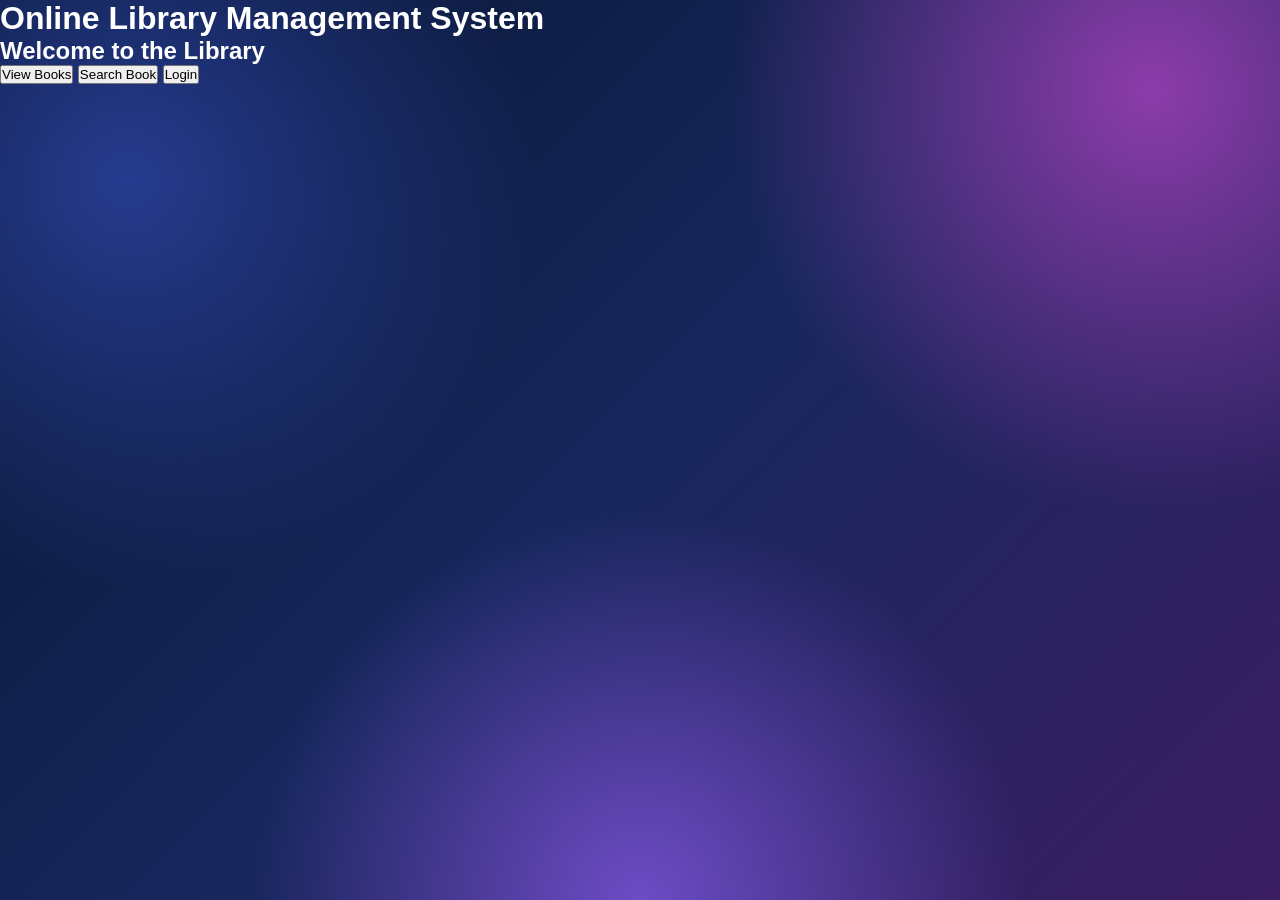
<file: web/index.html>
<!DOCTYPE html>
<html>
<head>
    <title>Online Library Management System</title>
    <link rel="stylesheet" href="style.css">
</head>

<body>

    <h1>Online Library Management System</h1>

    <h2>Welcome to the Library</h2>

    <button>View Books</button>
    <button>Search Book</button>
    <button onclick="window.location.href='login.html'">Login</button>

</body>
</html>
</file>
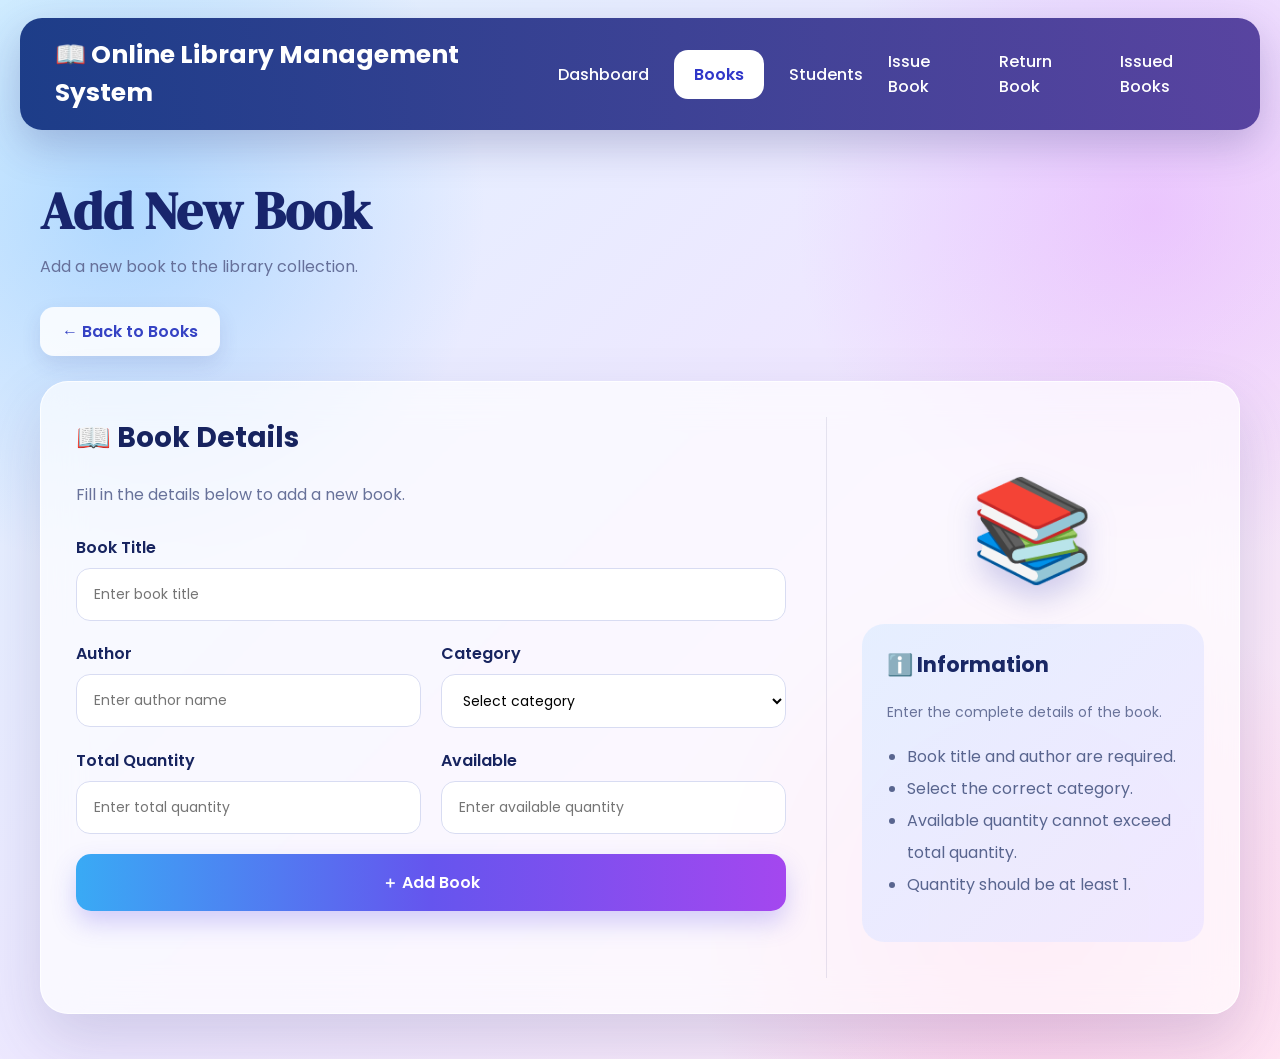
<file: web/add-book.html>
<!DOCTYPE html>
<html lang="en">

<head>
    <meta charset="UTF-8">
    <meta name="viewport" content="width=device-width, initial-scale=1.0">

    <title>Add New Book</title>

    <link href="https://fonts.googleapis.com/css2?family=DM+Serif+Display&family=Poppins:wght@400;500;600;700&display=swap"
        rel="stylesheet">

    <style>

        * {
            box-sizing: border-box;
        }

        body {
            margin: 0;
            min-height: 100vh;
            font-family: 'Poppins', sans-serif;
            color: #18245f;

            background:
                radial-gradient(circle at 10% 20%, rgba(80,170,255,0.35), transparent 25%),
                radial-gradient(circle at 90% 20%, rgba(220,120,255,0.30), transparent 25%),
                radial-gradient(circle at 80% 85%, rgba(255,120,190,0.30), transparent 25%),
                linear-gradient(135deg, #dff4ff, #eee7ff, #ffe8f5);
        }


        .topbar {
            margin: 18px 20px;
            padding: 18px 35px;

            border-radius: 22px;

            background: linear-gradient(
                90deg,
                rgba(20,52,130,0.95),
                rgba(72,52,150,0.90)
            );

            color: white;

            display: flex;
            align-items: center;
            justify-content: space-between;

            box-shadow: 0 15px 40px rgba(50,50,120,0.25);
        }

        .logo {
            font-size: 25px;
            font-weight: 700;
        }

        .nav {
            display: flex;
            gap: 25px;
            align-items: center;
        }

        .nav a {
            color: white;
            text-decoration: none;
            font-weight: 500;
        }

        .nav a.active {
            background: white;
            color: #3037c9;
            padding: 12px 20px;
            border-radius: 14px;
            font-weight: 600;
        }


        .container {
            max-width: 1250px;
            margin: 45px auto;
            padding: 0 25px;
        }


        .page-heading {
            margin-bottom: 15px;
        }

        .page-heading h1 {
            margin: 0;

            font-family: 'DM Serif Display', serif;

            font-size: 52px;

            color: #18256d;
        }

        .page-heading p {
            margin-top: 8px;

            color: #66709a;

            font-size: 16px;
        }


        .back-btn {
            display: inline-block;

            margin: 12px 0 25px;

            padding: 12px 22px;

            border-radius: 14px;

            background: rgba(255,255,255,0.85);

            color: #3542c4;

            text-decoration: none;

            font-weight: 600;

            box-shadow: 0 8px 20px rgba(60,60,130,0.12);

            transition: 0.3s;
        }

        .back-btn:hover {
            transform: translateX(-4px);
            background: white;
        }


        .book-card {

            background: rgba(255,255,255,0.68);

            backdrop-filter: blur(20px);
            -webkit-backdrop-filter: blur(20px);

            border: 1px solid rgba(255,255,255,0.8);

            border-radius: 28px;

            padding: 35px;

            box-shadow:
                0 25px 60px rgba(65,65,130,0.18);

            display: grid;

            grid-template-columns: 1.5fr 0.8fr;

            gap: 40px;
        }


        .form-section h2 {

            margin-top: 0;

            font-size: 28px;

            color: #17235f;
        }

        .form-section > p {

            color: #68729a;

            margin-bottom: 28px;
        }

        .field {
            margin-bottom: 20px;
        }

        .field label {

            display: block;

            margin-bottom: 8px;

            font-weight: 600;

            color: #17245f;
        }

        .field input,
        .field select {

            width: 100%;

            padding: 15px 17px;

            border-radius: 14px;

            border: 1px solid #d8dcf2;

            background: rgba(255,255,255,0.9);

            font-family: 'Poppins', sans-serif;

            font-size: 14px;

            outline: none;

            transition: 0.3s;
        }

        .field input:focus,
        .field select:focus {

            border-color: #6555e8;

            box-shadow:
                0 0 0 4px rgba(100,80,230,0.10);
        }

        .two-fields {

            display: grid;

            grid-template-columns: 1fr 1fr;

            gap: 20px;
        }


        .add-btn {

            width: 100%;

            padding: 16px;

            border: none;

            border-radius: 15px;

            background:
                linear-gradient(
                    90deg,
                    #39aaf5,
                    #6555ee,
                    #a447ef
                );

            color: white;

            font-size: 16px;

            font-weight: 600;

            font-family: 'Poppins', sans-serif;

            cursor: pointer;

            transition: 0.3s;

            box-shadow:
                0 12px 25px rgba(92,75,230,0.25);
        }

        .add-btn:hover {

            transform: translateY(-2px);

            box-shadow:
                0 17px 30px rgba(92,75,230,0.35);
        }


        .info-section {

            border-left: 1px solid rgba(100,100,150,0.15);

            padding-left: 35px;

            display: flex;

            flex-direction: column;

            justify-content: center;
        }

        .book-icon {

            text-align: center;

            font-size: 100px;

            margin-bottom: 20px;

            filter:
                drop-shadow(0 15px 15px rgba(70,70,180,0.25));
        }

        .info-box {

            padding: 25px;

            border-radius: 22px;

            background:
                linear-gradient(
                    135deg,
                    rgba(225,237,255,0.85),
                    rgba(239,230,255,0.85)
                );
        }

        .info-box h3 {

            margin-top: 0;

            color: #192765;

            font-size: 21px;
        }

        .info-box p {

            color: #69739a;

            line-height: 1.7;

            font-size: 14px;
        }

        .info-box ul {

            padding-left: 20px;

            color: #59658f;

            line-height: 2;
        }

        #message {

            text-align: center;

            font-weight: 600;

            margin-top: 15px;

            min-height: 24px;
        }



        @media (max-width: 850px) {

            .topbar {

                flex-direction: column;

                gap: 15px;
            }

            .nav {

                flex-wrap: wrap;

                justify-content: center;
            }

            .book-card {

                grid-template-columns: 1fr;
            }

            .info-section {

                border-left: none;

                border-top: 1px solid rgba(100,100,150,0.15);

                padding-left: 0;

                padding-top: 30px;
            }

            .two-fields {

                grid-template-columns: 1fr;
            }
        }

    </style>

</head>


<body>


    <div class="topbar">

        <div class="logo">
            📖 Online Library Management System
        </div>

        <div class="nav">

            <a href="dashboard.html">
                Dashboard
            </a>

            <a href="books.html" class="active">
                Books
            </a>

            <a href="students.html">
                Students
            </a>

            <a href="issue.html">
                Issue Book
            </a>

            <a href="return.html">
                Return Book
            </a>

            <a href="issued.html">
                Issued Books
            </a>

        </div>

    </div>



    <div class="container">

        <div class="page-heading">

            <h1>Add New Book</h1>

            <p>
                Add a new book to the library collection.
            </p>

        </div>



        <a href="books.html" class="back-btn">
            ← Back to Books
        </a>



        <div class="book-card">



            <div class="form-section">

                <h2>📖 Book Details</h2>

                <p>
                    Fill in the details below to add a new book.
                </p>



                <div class="field">

                    <label>
                        Book Title
                    </label>

                    <input
                        type="text"
                        id="bookTitle"
                        placeholder="Enter book title"
                    >

                </div>



                <div class="two-fields">

                    <div class="field">

                        <label>
                            Author
                        </label>

                        <input
                            type="text"
                            id="bookAuthor"
                            placeholder="Enter author name"
                        >

                    </div>


                    <div class="field">

                        <label>
                            Category
                        </label>

                        <select id="bookCategory">

                            <option value="">
                                Select category
                            </option>

                            <option value="Fiction">
                                Fiction
                            </option>

                            <option value="Science">
                                Science
                            </option>

                            <option value="Technology">
                                Technology
                            </option>

                            <option value="History">
                                History
                            </option>

                            <option value="Mathematics">
                                Mathematics
                            </option>

                            <option value="Programming">
                                Programming
                            </option>

                            <option value="Other">
                                Other
                            </option>

                        </select>

                    </div>

                </div>



                <div class="two-fields">

                    <div class="field">

                        <label>
                            Total Quantity
                        </label>

                        <input
                            type="number"
                            id="bookQuantity"
                            min="1"
                            placeholder="Enter total quantity"
                        >

                    </div>


                    <div class="field">

                        <label>
                            Available
                        </label>

                        <input
                            type="number"
                            id="bookAvailable"
                            min="0"
                            placeholder="Enter available quantity"
                        >

                    </div>

                </div>


                <button
                    class="add-btn"
                    onclick="addBook()"
                >
                    ＋ Add Book
                </button>


                <p id="message"></p>

            </div>



            <div class="info-section">

                <div class="book-icon">
                    📚
                </div>


                <div class="info-box">

                    <h3>
                        ℹ️ Information
                    </h3>

                    <p>
                        Enter the complete details of the book.
                    </p>

                    <ul>

                        <li>
                            Book title and author are required.
                        </li>

                        <li>
                            Select the correct category.
                        </li>

                        <li>
                            Available quantity cannot exceed total quantity.
                        </li>

                        <li>
                            Quantity should be at least 1.
                        </li>

                    </ul>

                </div>

            </div>

        </div>

    </div>



    <script>

        function addBook() {

            let title =
                document.getElementById("bookTitle").value.trim();

            let author =
                document.getElementById("bookAuthor").value.trim();

            let category =
                document.getElementById("bookCategory").value;

            let quantity =
                document.getElementById("bookQuantity").value;

            let available =
                document.getElementById("bookAvailable").value;

            let message =
                document.getElementById("message");



            if (
                title === "" ||
                author === "" ||
                category === "" ||
                quantity === "" ||
                available === ""
            ) {

                message.innerHTML =
                    "⚠️ Please fill all details.";

                message.style.color =
                    "#d64545";

                return;
            }


            if (
                Number(quantity) <= 0 ||
                Number(available) < 0 ||
                Number(available) > Number(quantity)
            ) {

                message.innerHTML =
                    "⚠️ Please enter valid quantities.";

                message.style.color =
                    "#d64545";

                return;
            }



            let formData =
                new URLSearchParams();

            formData.append("title", title);

            formData.append("author", author);

            formData.append("category", category);

            formData.append("quantity", quantity);

            formData.append("available", available);



            message.innerHTML =
                "⏳ Adding book...";

            message.style.color =
                "#6555ee";


            fetch("add-book", {

                method: "POST",

                headers: {
                    "Content-Type":
                        "application/x-www-form-urlencoded"
                },

                body:
                    formData.toString()

            })

            .then(response => {

                return response.json();

            })

            .then(data => {

                if (data.success) {

                    message.innerHTML =
                        "✅ Book added successfully!";

                    message.style.color =
                        "#26965b";


                    document.getElementById("bookTitle").value = "";

                    document.getElementById("bookAuthor").value = "";

                    document.getElementById("bookCategory").value = "";

                    document.getElementById("bookQuantity").value = "";

                    document.getElementById("bookAvailable").value = "";

                }

                else {

                    message.innerHTML =
                        "❌ " + data.message;

                    message.style.color =
                        "#d64545";
                }

            })

            .catch(error => {

                console.error(error);

                message.innerHTML =
                    "❌ Server error. Please try again.";

                message.style.color =
                    "#d64545";

            });

        }

    </script>

</body>

</html>
</file>
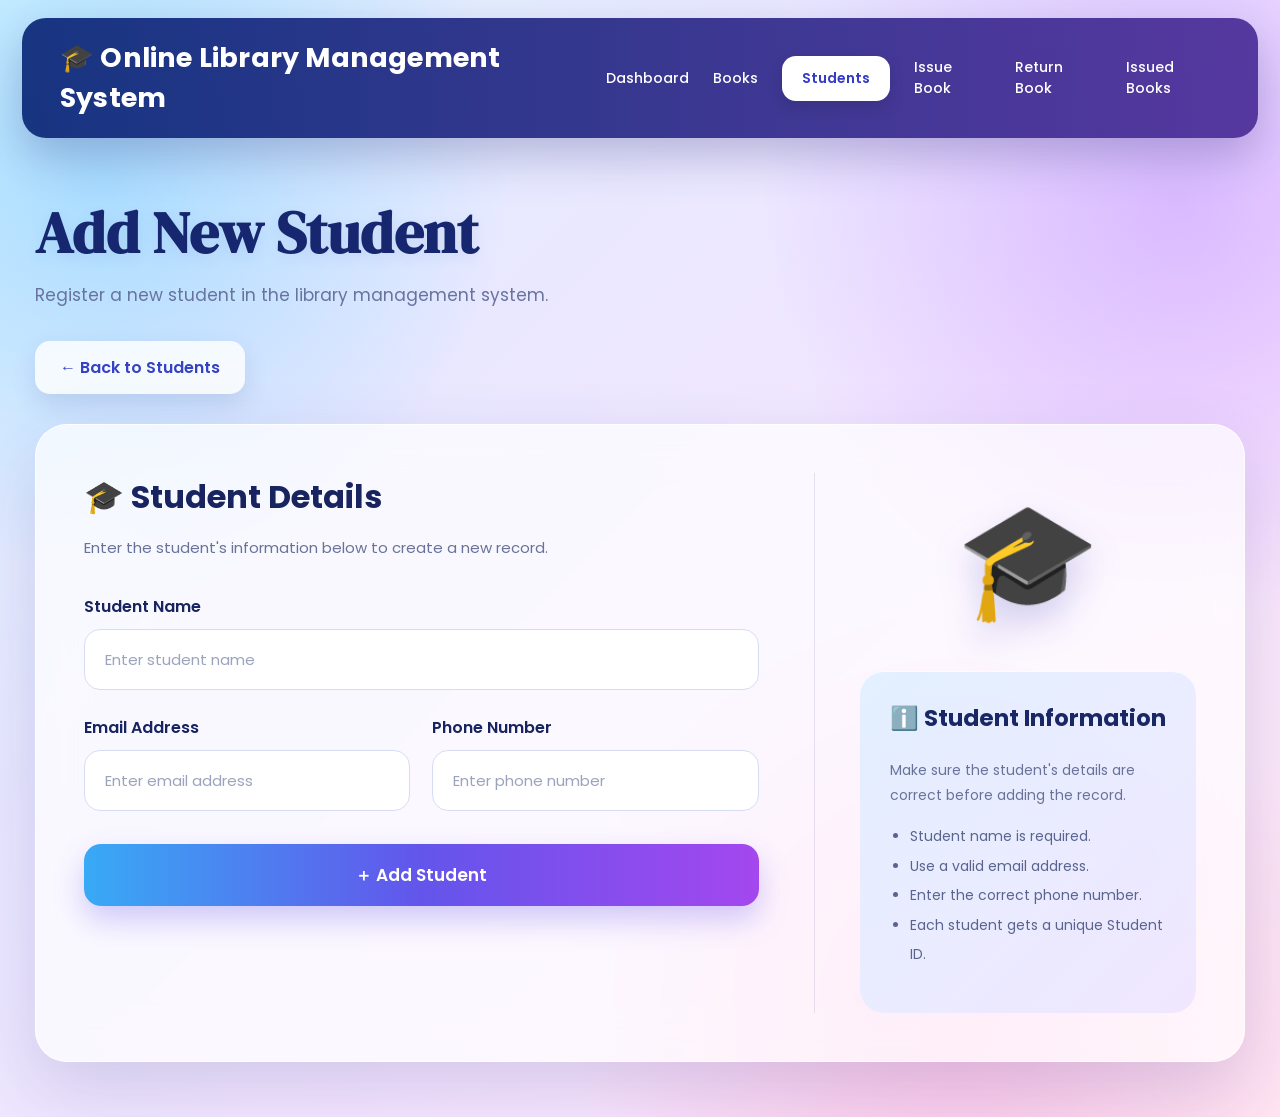
<file: web/add-student.html>
<!DOCTYPE html>
<html lang="en">

<head>

    <meta charset="UTF-8">
    <meta name="viewport" content="width=device-width, initial-scale=1.0">

    <title>Add New Student</title>

    <link href="https://fonts.googleapis.com/css2?family=DM+Serif+Display&family=Poppins:wght@400;500;600;700&display=swap"
        rel="stylesheet">

    <style>

        * {
            box-sizing: border-box;
        }

        body {
            margin: 0;
            min-height: 100vh;

            font-family: 'Poppins', sans-serif;

            color: #17245f;

            background:
                radial-gradient(
                    circle at 8% 15%,
                    rgba(72, 184, 255, 0.38),
                    transparent 27%
                ),

                radial-gradient(
                    circle at 92% 18%,
                    rgba(174, 113, 255, 0.38),
                    transparent 28%
                ),

                radial-gradient(
                    circle at 75% 90%,
                    rgba(255, 126, 194, 0.32),
                    transparent 28%
                ),

                linear-gradient(
                    135deg,
                    #dff7ff,
                    #e9e8ff,
                    #f8e6ff,
                    #ffe9f4
                );
        }



        .topbar {

            margin: 18px 22px;

            padding: 20px 38px;

            border-radius: 24px;

            background:
                linear-gradient(
                    90deg,
                    rgba(18, 47, 125, 0.97),
                    rgba(77, 47, 153, 0.94)
                );

            color: white;

            display: flex;

            align-items: center;

            justify-content: space-between;

            box-shadow:
                0 18px 45px rgba(48, 48, 120, 0.28);
        }


        .logo {

            font-size: 27px;

            font-weight: 700;

            letter-spacing: 0.2px;
        }


        .nav {

            display: flex;

            gap: 24px;

            align-items: center;
        }


        .nav a {

            color: white;

            text-decoration: none;

            font-weight: 500;

            font-size: 14px;

            transition: 0.3s;
        }


        .nav a:hover {

            transform: translateY(-2px);

            opacity: 0.85;
        }


        .nav a.active {

            background: white;

            color: #343bc5;

            padding: 12px 20px;

            border-radius: 14px;

            font-weight: 600;

            box-shadow:
                0 6px 15px rgba(0,0,0,0.12);
        }



        .container {

            max-width: 1350px;

            margin: 55px auto;

            padding: 0 35px;
        }



        .page-heading {

            margin-bottom: 18px;
        }


        .page-heading h1 {

            margin: 0;

            font-family: 'DM Serif Display', serif;

            font-size: 58px;

            letter-spacing: 0.3px;

            color: #17276f;

            text-shadow:
                0 5px 15px rgba(40, 60, 140, 0.08);
        }


        .page-heading p {

            margin-top: 10px;

            color: #68739e;

            font-size: 17px;
        }



        .back-btn {

            display: inline-block;

            margin: 15px 0 30px;

            padding: 14px 25px;

            border-radius: 15px;

            background: rgba(255,255,255,0.82);

            color: #3542c4;

            text-decoration: none;

            font-weight: 600;

            box-shadow:
                0 10px 25px rgba(60,60,130,0.13);

            transition: 0.3s;
        }


        .back-btn:hover {

            transform: translateX(-5px);

            background: white;
        }



        .student-card {

            background:
                rgba(255,255,255,0.70);

            backdrop-filter: blur(24px);

            -webkit-backdrop-filter: blur(24px);

            border:
                1px solid rgba(255,255,255,0.85);

            border-radius: 32px;

            padding: 48px;

            box-shadow:
                0 28px 70px rgba(60,60,140,0.18);

            display: grid;

            grid-template-columns:
                1.5fr 0.85fr;

            gap: 55px;
        }



        .form-section h2 {

            margin-top: 0;

            margin-bottom: 8px;

            font-size: 32px;

            color: #17245f;
        }


        .form-section > p {

            color: #68729a;

            font-size: 15px;

            margin-bottom: 35px;
        }


        .field {

            margin-bottom: 25px;
        }


        .field label {

            display: block;

            margin-bottom: 10px;

            font-size: 16px;

            font-weight: 600;

            color: #17245f;
        }


        .field input {

            width: 100%;

            padding: 18px 20px;

            border-radius: 16px;

            border:
                1px solid #d7dcf2;

            background:
                rgba(255,255,255,0.92);

            font-family: 'Poppins', sans-serif;

            font-size: 15px;

            color: #202b63;

            outline: none;

            transition: 0.3s;
        }


        .field input::placeholder {

            color: #9ba3bd;
        }


        .field input:focus {

            border-color: #6255e8;

            box-shadow:
                0 0 0 5px rgba(98,85,232,0.10);

            transform: translateY(-1px);
        }



        .two-fields {

            display: grid;

            grid-template-columns:
                1fr 1fr;

            gap: 22px;
        }



        .add-btn {

            width: 100%;

            margin-top: 8px;

            padding: 18px;

            border: none;

            border-radius: 17px;

            background:
                linear-gradient(
                    90deg,
                    #38aaf5,
                    #6355eb,
                    #a447ef
                );

            color: white;

            font-size: 17px;

            font-weight: 600;

            font-family: 'Poppins', sans-serif;

            cursor: pointer;

            box-shadow:
                0 14px 30px rgba(92,75,230,0.28);

            transition: 0.3s;
        }


        .add-btn:hover {

            transform: translateY(-3px);

            box-shadow:
                0 20px 38px rgba(92,75,230,0.36);
        }


        .add-btn:active {

            transform: translateY(0);
        }



        #message {

            text-align: center;

            font-weight: 600;

            margin-top: 18px;

            min-height: 25px;
        }



        .info-section {

            border-left:
                1px solid rgba(90,90,150,0.15);

            padding-left: 45px;

            display: flex;

            flex-direction: column;

            justify-content: center;

            align-items: center;
        }


        .student-icon {

            font-size: 115px;

            margin-bottom: 25px;

            filter:
                drop-shadow(
                    0 18px 18px
                    rgba(70,70,180,0.23)
                );

            animation:
                float 3s ease-in-out infinite;
        }


        @keyframes float {

            0% {
                transform: translateY(0);
            }

            50% {
                transform: translateY(-8px);
            }

            100% {
                transform: translateY(0);
            }
        }



        .info-box {

            width: 100%;

            padding: 30px;

            border-radius: 24px;

            background:
                linear-gradient(
                    135deg,
                    rgba(224,239,255,0.90),
                    rgba(239,230,255,0.92)
                );

            box-shadow:
                inset 0 1px 0
                rgba(255,255,255,0.8);
        }


        .info-box h3 {

            margin-top: 0;

            font-size: 23px;

            color: #192765;
        }


        .info-box p {

            color: #69739a;

            line-height: 1.8;

            font-size: 14px;
        }


        .info-box ul {

            padding-left: 20px;

            color: #59658f;

            line-height: 2.1;

            font-size: 14px;
        }



        @media (max-width: 950px) {

            .topbar {

                flex-direction: column;

                gap: 18px;

                padding: 22px;
            }


            .nav {

                flex-wrap: wrap;

                justify-content: center;

                gap: 14px;
            }


            .student-card {

                grid-template-columns: 1fr;

                padding: 35px;
            }


            .info-section {

                border-left: none;

                border-top:
                    1px solid rgba(90,90,150,0.15);

                padding-left: 0;

                padding-top: 35px;
            }
        }


        @media (max-width: 650px) {

            .container {

                margin: 35px auto;

                padding: 0 18px;
            }


            .page-heading h1 {

                font-size: 44px;
            }


            .two-fields {

                grid-template-columns: 1fr;
            }


            .student-card {

                padding: 25px;
            }


            .logo {

                font-size: 21px;

                text-align: center;
            }
        }

    </style>

</head>


<body>



    <div class="topbar">

        <div class="logo">
            🎓 Online Library Management System
        </div>


        <div class="nav">

            <a href="dashboard.html">
                Dashboard
            </a>

            <a href="books.html">
                Books
            </a>

            <a href="students.html" class="active">
                Students
            </a>

            <a href="issue.html">
                Issue Book
            </a>

            <a href="return.html">
                Return Book
            </a>

            <a href="issued.html">
                Issued Books
            </a>

        </div>

    </div>



    <div class="container">


        <div class="page-heading">

            <h1>
                Add New Student
            </h1>

            <p>
                Register a new student in the library management system.
            </p>

        </div>




        <a href="students.html" class="back-btn">
            ← Back to Students
        </a>


       

        <div class="student-card">



            <div class="form-section">

                <h2>
                    🎓 Student Details
                </h2>

                <p>
                    Enter the student's information below to create a new record.
                </p>



                <div class="field">

                    <label>
                        Student Name
                    </label>

                    <input
                        type="text"
                        id="studentName"
                        placeholder="Enter student name"
                    >

                </div>



                <div class="two-fields">


                    <div class="field">

                        <label>
                            Email Address
                        </label>

                        <input
                            type="email"
                            id="studentEmail"
                            placeholder="Enter email address"
                        >

                    </div>


                    <div class="field">

                        <label>
                            Phone Number
                        </label>

                        <input
                            type="tel"
                            id="studentPhone"
                            placeholder="Enter phone number"
                        >

                    </div>

                </div>



                <button
                    class="add-btn"
                    onclick="addStudent()"
                >
                    ＋ Add Student
                </button>


                <p id="message"></p>

            </div>



            <div class="info-section">


                <div class="student-icon">
                    🎓
                </div>


                <div class="info-box">

                    <h3>
                        ℹ️ Student Information
                    </h3>

                    <p>
                        Make sure the student's details are correct before adding the record.
                    </p>

                    <ul>

                        <li>
                            Student name is required.
                        </li>

                        <li>
                            Use a valid email address.
                        </li>

                        <li>
                            Enter the correct phone number.
                        </li>

                        <li>
                            Each student gets a unique Student ID.
                        </li>

                    </ul>

                </div>

            </div>


        </div>

    </div>


    <script>

        function addStudent() {

    let name =
        document.getElementById("studentName").value.trim();

    let email =
        document.getElementById("studentEmail").value.trim();

    let phone =
        document.getElementById("studentPhone").value.trim();

    let message =
        document.getElementById("message");


    if (name === "" || email === "" || phone === "") {

        message.innerHTML =
            "⚠️ Please fill all student details.";

        message.style.color =
            "#d64545";

        return;
    }


    let formData =
        new URLSearchParams();

    formData.append("name", name);
    formData.append("email", email);
    formData.append("phone", phone);


    message.innerHTML =
        "⏳ Adding student...";

    message.style.color =
        "#6555ee";


    fetch("add-student", {

        method: "POST",

        headers: {
            "Content-Type":
                "application/x-www-form-urlencoded"
        },

        body:
            formData.toString()

    })

    .then(response => response.json())

    .then(data => {

        if (data.success) {

            message.innerHTML =
                "✅ Student added successfully!";

            message.style.color =
                "#26965b";


            document.getElementById("studentName").value = "";
            document.getElementById("studentEmail").value = "";
            document.getElementById("studentPhone").value = "";

        } else {

            message.innerHTML =
                "❌ " + data.message;

            message.style.color =
                "#d64545";
        }

    })

    .catch(error => {

        console.error(error);

        message.innerHTML =
            "❌ Server error. Please try again.";

        message.style.color =
            "#d64545";

    });

}
    </script>


</body>

</html>
</file>
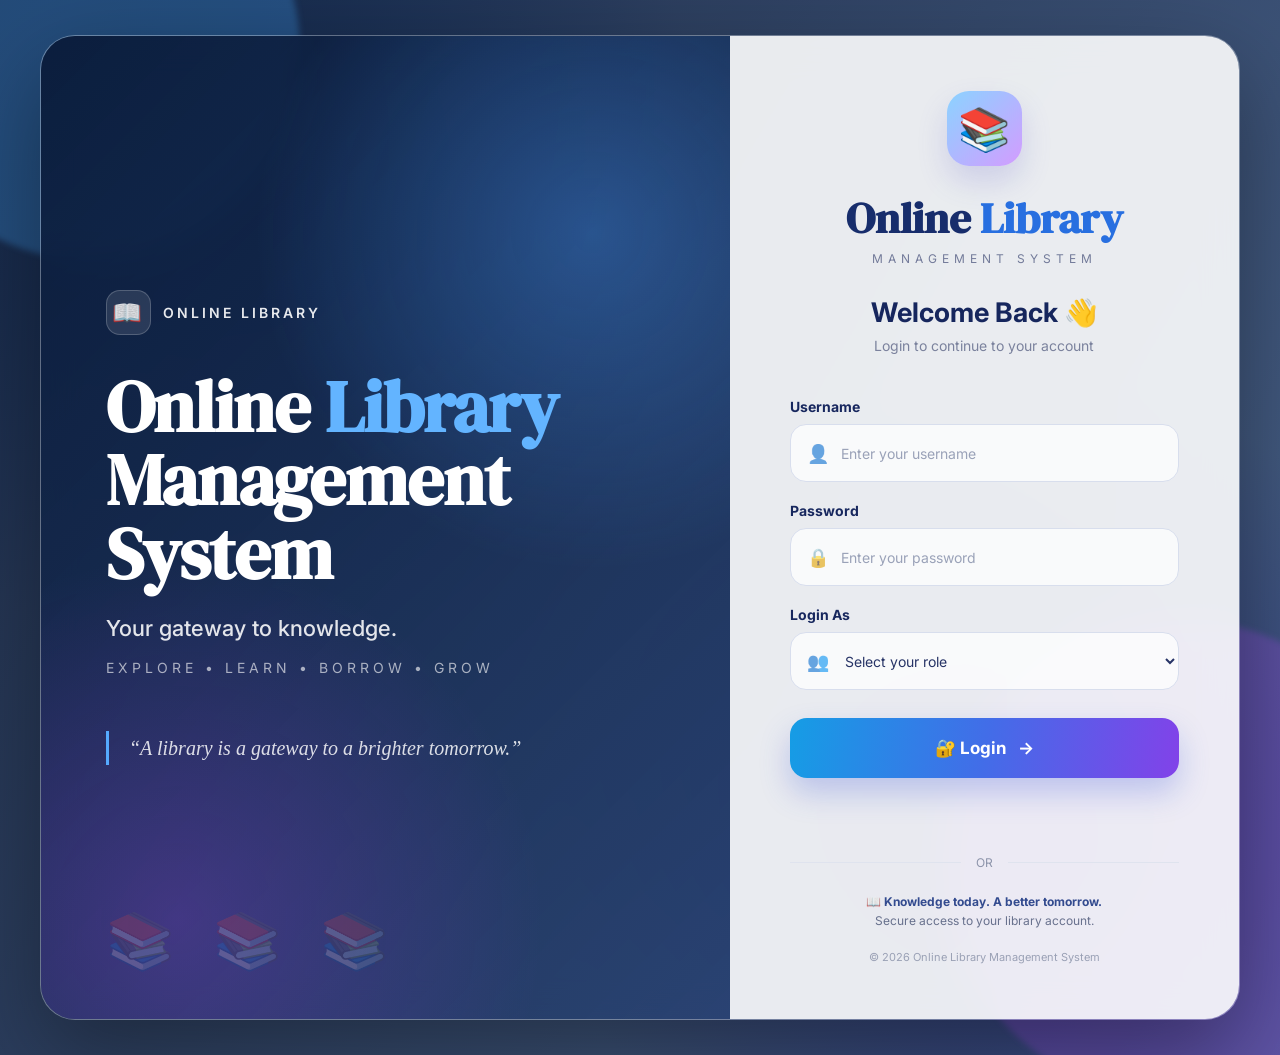
<file: web/dashboard.html>
<!DOCTYPE html>
<html lang="en">

<head>

    <meta charset="UTF-8">

    <meta name="viewport"
          content="width=device-width, initial-scale=1.0">

    <title>Library Dashboard</title>

    <link rel="stylesheet"
          href="style.css?v=4">

    <link rel="preconnect"
          href="https://fonts.googleapis.com">

    <link rel="preconnect"
          href="https://fonts.gstatic.com"
          crossorigin>

    <link href="https://fonts.googleapis.com/css2?family=DM+Serif+Display&family=Poppins:wght@400;500;600;700&display=swap"
          rel="stylesheet">


    <style>


        .profile-container {

            position: relative;

            margin-left: 20px;
        }


        .profile-btn {

            border: none;

            background:
                rgba(255,255,255,0.15);

            color: white;

            padding:
                7px 12px 7px 7px;

            border-radius: 18px;

            display: flex;

            align-items: center;

            gap: 9px;

            font-family:
                'Poppins',
                sans-serif;

            font-size: 14px;

            font-weight: 600;

            cursor: pointer;

            transition: 0.3s;
        }


        .profile-btn:hover {

            background:
                rgba(255,255,255,0.25);

            transform:
                translateY(-2px);
        }


        #profileIcon {

            width: 38px;

            height: 38px;

            border-radius: 50%;

            background: white;

            display: flex;

            align-items: center;

            justify-content: center;

            font-size: 20px;
        }


        .profile-arrow {

            font-size: 17px;

            margin-left: 2px;
        }



        .profile-dropdown {

            position: absolute;

            top: 58px;

            right: 0;

            width: 310px;

            padding: 22px;

            background:
                rgba(255,255,255,0.97);

            backdrop-filter:
                blur(20px);

            -webkit-backdrop-filter:
                blur(20px);

            border-radius: 22px;

            border:
                1px solid
                rgba(255,255,255,0.9);

            box-shadow:
                0 22px 55px
                rgba(30,40,100,0.25);

            display: none;

            z-index: 9999;

            color: #18245f;
        }


        .profile-dropdown.show {

            display: block;

            animation:
                profileOpen
                0.2s ease;
        }


        @keyframes profileOpen {

            from {

                opacity: 0;

                transform:
                    translateY(-8px);
            }

            to {

                opacity: 1;

                transform:
                    translateY(0);
            }
        }



        .profile-header {

            display: flex;

            align-items: center;

            gap: 15px;
        }


        .big-profile-icon {

            width: 60px;

            height: 60px;

            border-radius: 50%;

            background:
                linear-gradient(
                    135deg,
                    #dff4ff,
                    #e7ddff
                );

            display: flex;

            align-items: center;

            justify-content: center;

            font-size: 29px;

            flex-shrink: 0;
        }


        .profile-header h3 {

            margin: 0;

            font-size: 20px;

            color: #18245f;
        }


        .profile-header p {

            margin:
                4px 0 0;

            font-size: 13px;

            color: #69739a;
        }



        .profile-line {

            height: 1px;

            background:
                #e3e5f1;

            margin:
                18px 0;
        }



        .profile-info p {

            margin:
                12px 0;

            font-size: 13px;

            color: #59658f;
        }


        .profile-info strong {

            color: #18245f;
        }



        .logout-btn {

            width: 100%;

            margin-top: 14px;

            padding: 12px;

            border: none;

            border-radius: 13px;

            background:
                linear-gradient(
                    90deg,
                    #ff6b6b,
                    #e5487f
                );

            color: white;

            font-family:
                'Poppins',
                sans-serif;

            font-size: 14px;

            font-weight: 600;

            cursor: pointer;

            transition: 0.3s;
        }


        .logout-btn:hover {

            transform:
                translateY(-2px);

            box-shadow:
                0 9px 22px
                rgba(220,70,100,0.25);
        }



        @media (max-width: 900px) {

            .profile-dropdown {

                right: -10px;
            }
        }


        @media (max-width: 600px) {

            .profile-dropdown {

                width: 280px;

                right: -20px;
            }
        }

    </style>

</head>


<body>



    <nav class="navbar">



        <div class="logo">

            📖

            <span>
                Library System
            </span>

        </div>



        <div class="nav-links">


            <a class="active"
               href="dashboard.html">

                🏠 Dashboard

            </a>


            <a href="books.html">

                📚 Books

            </a>


            <a href="students.html">

                👨‍🎓 Students

            </a>


            <a href="issue.html">

                📄 Issue

            </a>


            <a href="return.html">

                ↩️ Return

            </a>


            <a href="issued.html">

                📊 Issued

            </a>


        </div>



        <div class="profile-container">


            <button
                class="profile-btn"
                onclick="toggleProfile(event)"
                type="button">


                <span id="profileIcon">
                    👤
                </span>


                <span id="profileName">
                    User
                </span>


                <span class="profile-arrow">
                    ⌄
                </span>


            </button>



            <div
                class="profile-dropdown"
                id="profileDropdown">



                <div class="profile-header">


                    <div
                        class="big-profile-icon"
                        id="bigProfileIcon">

                        👤

                    </div>


                    <div>


                        <h3 id="displayName">
                            User
                        </h3>


                        <p id="displayRole">
                            User
                        </p>


                    </div>


                </div>



                <div class="profile-line">
                </div>



                <div class="profile-info">


                    <p>

                        👤

                        <strong>
                            Username:
                        </strong>

                        <span id="profileUsername">
                        </span>

                    </p>


                    <p>

                        🛡️

                        <strong>
                            Role:
                        </strong>

                        <span id="profileRole">
                        </span>

                    </p>


                </div>



                <button
                    class="logout-btn"
                    onclick="logout()"
                    type="button">

                    🚪 Logout

                </button>


            </div>


        </div>


    </nav>



    <section class="hero">


        <p class="welcome">

            WELCOME TO

        </p>


        <h1>

            Online Library

        </h1>


        <h2>

            Management System

        </h2>


        <p class="tagline">

            READ • LEARN • EXPLORE • GROW

        </p>


        <div
            class="hero-decoration left-books">

            📚

        </div>


        <div
            class="hero-decoration right-books">

            📖

        </div>


    </section>



    <main class="dashboard">



        <div class="card books-card">


            <div class="card-icon">

                📚

            </div>


            <div class="card-content">


                <h3>

                    Books

                </h3>


                <p>

                    View and manage books in the library

                </p>


                <button
                    type="button"
                    onclick="window.location.href='books.html'">

                    View Books →

                </button>


            </div>


        </div>



        <div class="card students-card">


            <div class="card-icon">

                🎓

            </div>


            <div class="card-content">


                <h3>

                    Students

                </h3>


                <p>

                    View and manage students

                </p>


                <button
                    type="button"
                    onclick="window.location.href='students.html'">

                    View Students →

                </button>


            </div>


        </div>



        <div class="card issue-card">


            <div class="card-icon">

                📄

            </div>


            <div class="card-content">


                <h3>

                    Issue Book

                </h3>


                <p>

                    Issue a book to a student

                </p>


                <button
                    type="button"
                    onclick="window.location.href='issue.html'">

                    Issue Book →

                </button>


            </div>


        </div>



        <div class="card return-card">


            <div class="card-icon">

                ↩️

            </div>


            <div class="card-content">


                <h3>

                    Return Book

                </h3>


                <p>

                    Return an issued book

                </p>


                <button
                    type="button"
                    onclick="window.location.href='return.html'">

                    Return Book →

                </button>


            </div>


        </div>



        <div class="card issued-card">


            <div class="card-icon">

                📊

            </div>


            <div class="card-content">


                <h3>

                    Issued Books

                </h3>


                <p>

                    View issued and returned books

                </p>


                <button
                    type="button"
                    onclick="window.location.href='issued.html'">

                    View Issued Books →

                </button>


            </div>


        </div>


    </main>



    <script>



        let username =
            localStorage.getItem("loggedInUser");

        let role =
            localStorage.getItem("userRole");



        if (!username) {

            username =
                localStorage.getItem("username");

        }



        if (!username || !role) {

            window.location.replace(
                "login.html"
            );

        }



        const profileName =
            document.getElementById(
                "profileName"
            );


        const profileUsername =
            document.getElementById(
                "profileUsername"
            );


        const profileRole =
            document.getElementById(
                "profileRole"
            );


        const displayName =
            document.getElementById(
                "displayName"
            );


        const displayRole =
            document.getElementById(
                "displayRole"
            );


        const profileIcon =
            document.getElementById(
                "profileIcon"
            );


        const bigProfileIcon =
            document.getElementById(
                "bigProfileIcon"
            );



        profileUsername.innerText =
            username;



        if (role.toLowerCase() === "admin") {


            profileName.innerText =
                "Admin";


            displayName.innerText =
                "Admin";


            displayRole.innerText =
                "Administrator";


            profileRole.innerText =
                "Administrator";


            profileIcon.innerText =
                "👨‍💼";


            bigProfileIcon.innerText =
                "👨‍💼";

        }



        else if (
            role.toLowerCase() === "student"
        ) {


            profileName.innerText =
                "Student";


            displayName.innerText =
                username;


            displayRole.innerText =
                "Student";


            profileRole.innerText =
                "Student";


            profileIcon.innerText =
                "🎓";


            bigProfileIcon.innerText =
                "🎓";

        }



        else {

            localStorage.removeItem(
                "loggedInUser"
            );

            localStorage.removeItem(
                "username"
            );

            localStorage.removeItem(
                "userRole"
            );

            window.location.replace(
                "login.html"
            );
        }



        function toggleProfile(event) {

            event.stopPropagation();

            const dropdown =
                document.getElementById(
                    "profileDropdown"
                );

            dropdown.classList.toggle(
                "show"
            );
        }



        function logout() {

            localStorage.removeItem(
                "loggedInUser"
            );

            localStorage.removeItem(
                "username"
            );

            localStorage.removeItem(
                "userRole"
            );


            window.location.replace(
                "login.html"
            );
        }



        document.addEventListener(
            "click",
            function(event) {

                const container =
                    document.querySelector(
                        ".profile-container"
                    );


                const dropdown =
                    document.getElementById(
                        "profileDropdown"
                    );


                if (
                    container &&
                    !container.contains(
                        event.target
                    )
                ) {

                    dropdown.classList.remove(
                        "show"
                    );

                }

            }
        );


    </script>


</body>

</html>
</file>
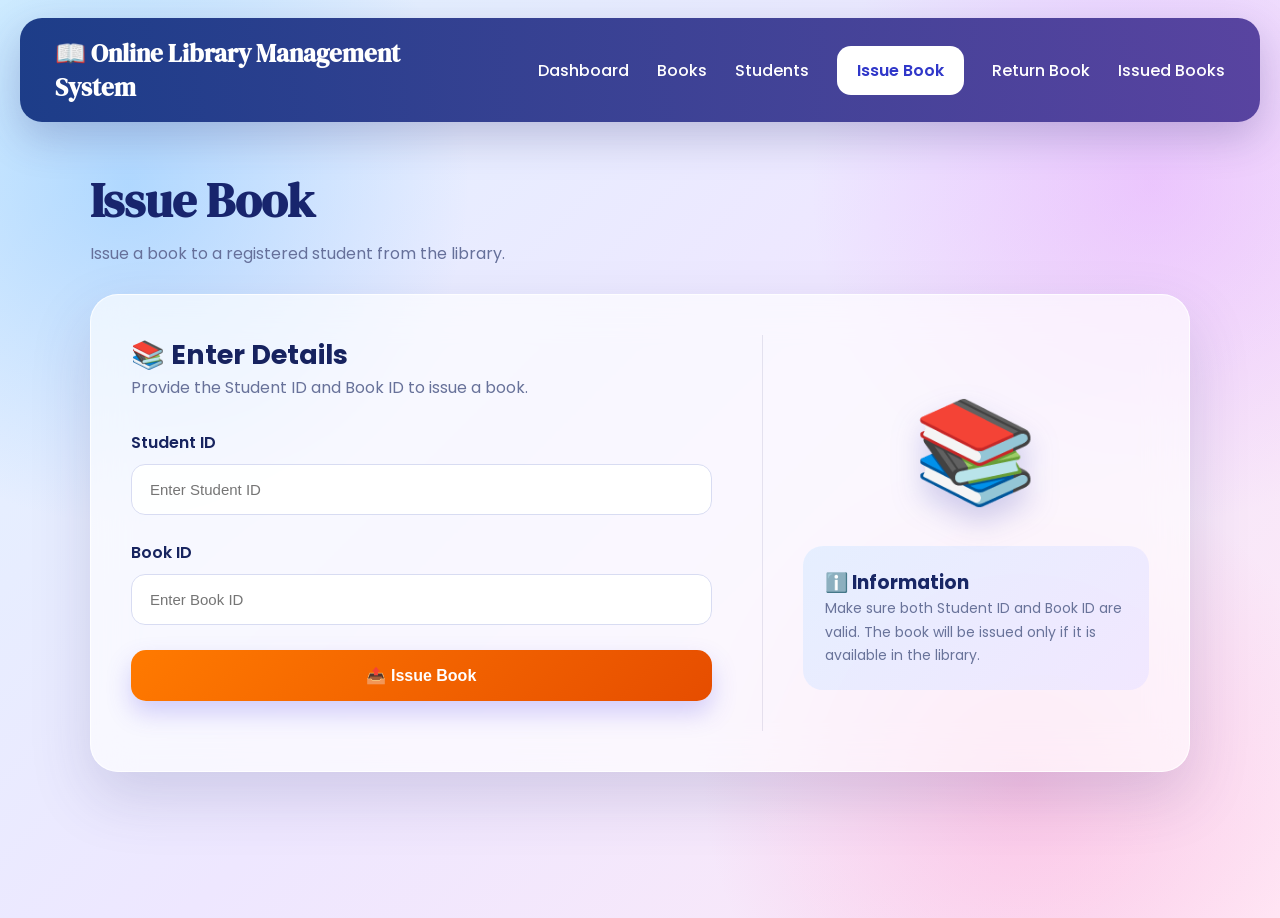
<file: web/issue.html>
<!DOCTYPE html>
<html lang="en">

<head>
    <meta charset="UTF-8">
    <meta name="viewport" content="width=device-width, initial-scale=1.0">

    <title>Issue Book</title>

    <link rel="stylesheet" href="style.css">

    <link href="https://fonts.googleapis.com/css2?family=DM+Serif+Display&family=Poppins:wght@400;500;600;700&display=swap"
        rel="stylesheet">

    <style>

        * {
            box-sizing: border-box;
        }

        body {
            margin: 0;
            min-height: 100vh;
            font-family: 'Poppins', sans-serif;

            background:
                radial-gradient(circle at 10% 20%, rgba(80,170,255,0.35), transparent 25%),
                radial-gradient(circle at 90% 20%, rgba(220,120,255,0.30), transparent 25%),
                radial-gradient(circle at 80% 85%, rgba(255,120,190,0.30), transparent 25%),
                linear-gradient(135deg, #dff4ff, #eee7ff, #ffe8f5);

            color: #18245f;
        }


        .topbar {
            margin: 18px 20px;
            padding: 18px 35px;

            border-radius: 22px;

            background: linear-gradient(
                90deg,
                rgba(20,52,130,0.95),
                rgba(72,52,150,0.90)
            );

            color: white;

            display: flex;
            align-items: center;
            justify-content: space-between;

            box-shadow: 0 15px 40px rgba(50,50,120,0.25);
        }

        .logo {
            font-size: 25px;
            font-weight: 700;
        }

        .nav {
            display: flex;
            gap: 28px;
            align-items: center;
        }

        .nav a {
            color: white;
            text-decoration: none;
            font-weight: 500;
        }

        .nav a.active {
            background: white;
            color: #3037c9;
            padding: 12px 20px;
            border-radius: 14px;
            font-weight: 600;
        }


        .container {
            max-width: 1150px;
            margin: 45px auto;
            padding: 0 25px;
        }


        .page-heading {
            margin-bottom: 28px;
        }

        .page-heading h1 {
            margin: 0;

            font-family: 'DM Serif Display', serif;

            font-size: 48px;
            color: #18256d;
        }

        .page-heading p {
            margin-top: 8px;
            color: #66709a;
            font-size: 16px;
        }


        .issue-card {

            background: rgba(255,255,255,0.65);

            backdrop-filter: blur(20px);
            -webkit-backdrop-filter: blur(20px);

            border: 1px solid rgba(255,255,255,0.8);

            border-radius: 28px;

            padding: 40px;

            box-shadow:
                0 25px 60px rgba(65,65,130,0.18);

            display: grid;

            grid-template-columns: 1.5fr 1fr;

            gap: 50px;
        }

        .form-section h2 {
            margin-top: 0;

            font-size: 27px;

            color: #17235f;
        }

        .form-section p {
            color: #68729a;
            margin-bottom: 30px;
        }


        .field {
            margin-bottom: 25px;
        }

        .field label {
            display: block;

            margin-bottom: 9px;

            font-weight: 600;

            color: #17245f;
        }

        .field input {

            width: 100%;

            padding: 16px 18px;

            border-radius: 14px;

            border: 1px solid #d8dcf2;

            background: rgba(255,255,255,0.9);

            font-size: 15px;

            outline: none;

            transition: 0.3s;
        }

        .field input:focus {

            border-color: #6555e8;

            box-shadow:
                0 0 0 4px rgba(100,80,230,0.12);
        }


        .issue-btn {

            width: 100%;

            padding: 16px;

            border: none;

            border-radius: 15px;

            background:
                linear-gradient(
                    90deg,
                    #39aaf5,
                    #6555ee,
                    #a447ef
                );

            color: white;

            font-size: 16px;

            font-weight: 600;

            cursor: pointer;

            transition: 0.3s;

            box-shadow:
                0 12px 25px rgba(92,75,230,0.25);
        }

        .issue-btn:hover {

            transform: translateY(-2px);

            box-shadow:
                0 17px 30px rgba(92,75,230,0.35);
        }


        .info-section {

            border-left: 1px solid rgba(100,100,150,0.15);

            padding-left: 40px;

            display: flex;

            flex-direction: column;

            justify-content: center;

            align-items: center;
        }

        .book-icon {

            font-size: 100px;

            margin-bottom: 20px;

            filter:
                drop-shadow(0 15px 15px rgba(70,70,180,0.25));
        }

        .info-box {

            width: 100%;

            padding: 22px;

            border-radius: 20px;

            background:
                linear-gradient(
                    135deg,
                    rgba(225,237,255,0.85),
                    rgba(239,230,255,0.85)
                );
        }

        .info-box h3 {

            margin-top: 0;

            color: #192765;
        }

        .info-box p {

            margin-bottom: 0;

            line-height: 1.7;

            color: #69739a;

            font-size: 14px;
        }

        #message {

            margin-top: 18px;

            text-align: center;

            font-weight: 600;
        }


        @media (max-width: 850px) {

            .topbar {
                flex-direction: column;
                gap: 15px;
            }

            .nav {
                flex-wrap: wrap;
                justify-content: center;
            }

            .issue-card {
                grid-template-columns: 1fr;
            }

            .info-section {

                border-left: none;

                border-top: 1px solid rgba(100,100,150,0.15);

                padding-left: 0;

                padding-top: 30px;
            }
        }

    </style>
</head>

<body>


    <div class="topbar">

        <div class="logo">
            📖 Online Library Management System
        </div>

        <div class="nav">

            <a href="dashboard.html">Dashboard</a>

            <a href="books.html">Books</a>

            <a href="students.html">Students</a>

            <a href="issue.html" class="active">
                Issue Book
            </a>

            <a href="return.html">Return Book</a>

            <a href="issued.html">Issued Books</a>

        </div>

    </div>



    <div class="container">


        <div class="page-heading">

            <h1>Issue Book</h1>

            <p>
                Issue a book to a registered student from the library.
            </p>

        </div>



        <div class="issue-card">



            <div class="form-section">

                <h2>📚 Enter Details</h2>

                <p>
                    Provide the Student ID and Book ID to issue a book.
                </p>


                <div class="field">

                    <label>
                        Student ID
                    </label>

                    <input
                        type="number"
                        id="studentId"
                        placeholder="Enter Student ID"
                    >

                </div>


                <div class="field">

                    <label>
                        Book ID
                    </label>

                    <input
                        type="number"
                        id="bookId"
                        placeholder="Enter Book ID"
                    >

                </div>


                <button
                    class="issue-btn"
                    onclick="issueBook()"
                >
                    📤 Issue Book
                </button>


                <p id="message"></p>

            </div>



            <div class="info-section">

                <div class="book-icon">
                    📚
                </div>

                <div class="info-box">

                    <h3>
                        ℹ️ Information
                    </h3>

                    <p>
                        Make sure both Student ID and Book ID are valid.
                        The book will be issued only if it is available
                        in the library.
                    </p>

                </div>

            </div>

        </div>

    </div>


    <script>

        function issueBook() {

    let studentId =
        document.getElementById("studentId").value.trim();

    let bookId =
        document.getElementById("bookId").value.trim();

    let message =
        document.getElementById("message");


    if (studentId === "" || bookId === "") {

        message.innerHTML =
            "⚠️ Please enter Student ID and Book ID!";

        message.style.color =
            "#d64545";

        return;
    }


    if (
        Number(studentId) <= 0 ||
        Number(bookId) <= 0
    ) {

        message.innerHTML =
            "⚠️ Please enter valid IDs.";

        message.style.color =
            "#d64545";

        return;
    }


    let formData =
        new URLSearchParams();

    formData.append(
        "studentId",
        studentId
    );

    formData.append(
        "bookId",
        bookId
    );


    message.innerHTML =
        "⏳ Issuing book...";

    message.style.color =
        "#6555ee";


    fetch("issue-book", {

        method: "POST",

        headers: {
            "Content-Type":
                "application/x-www-form-urlencoded"
        },

        body:
            formData.toString()

    })

    .then(response => {

        return response.json();

    })

    .then(data => {

        if (data.success) {

            message.innerHTML =
                "✅ " + data.message;

            message.style.color =
                "#26965b";

            document.getElementById("studentId").value = "";

            document.getElementById("bookId").value = "";

        } else {

            message.innerHTML =
                "❌ " + data.message;

            message.style.color =
                "#d64545";
        }

    })

    .catch(error => {

        console.error(error);

        message.innerHTML =
            "❌ Server error. Please try again.";

        message.style.color =
            "#d64545";

    });

}

    </script>

</body>

</html>
</file>
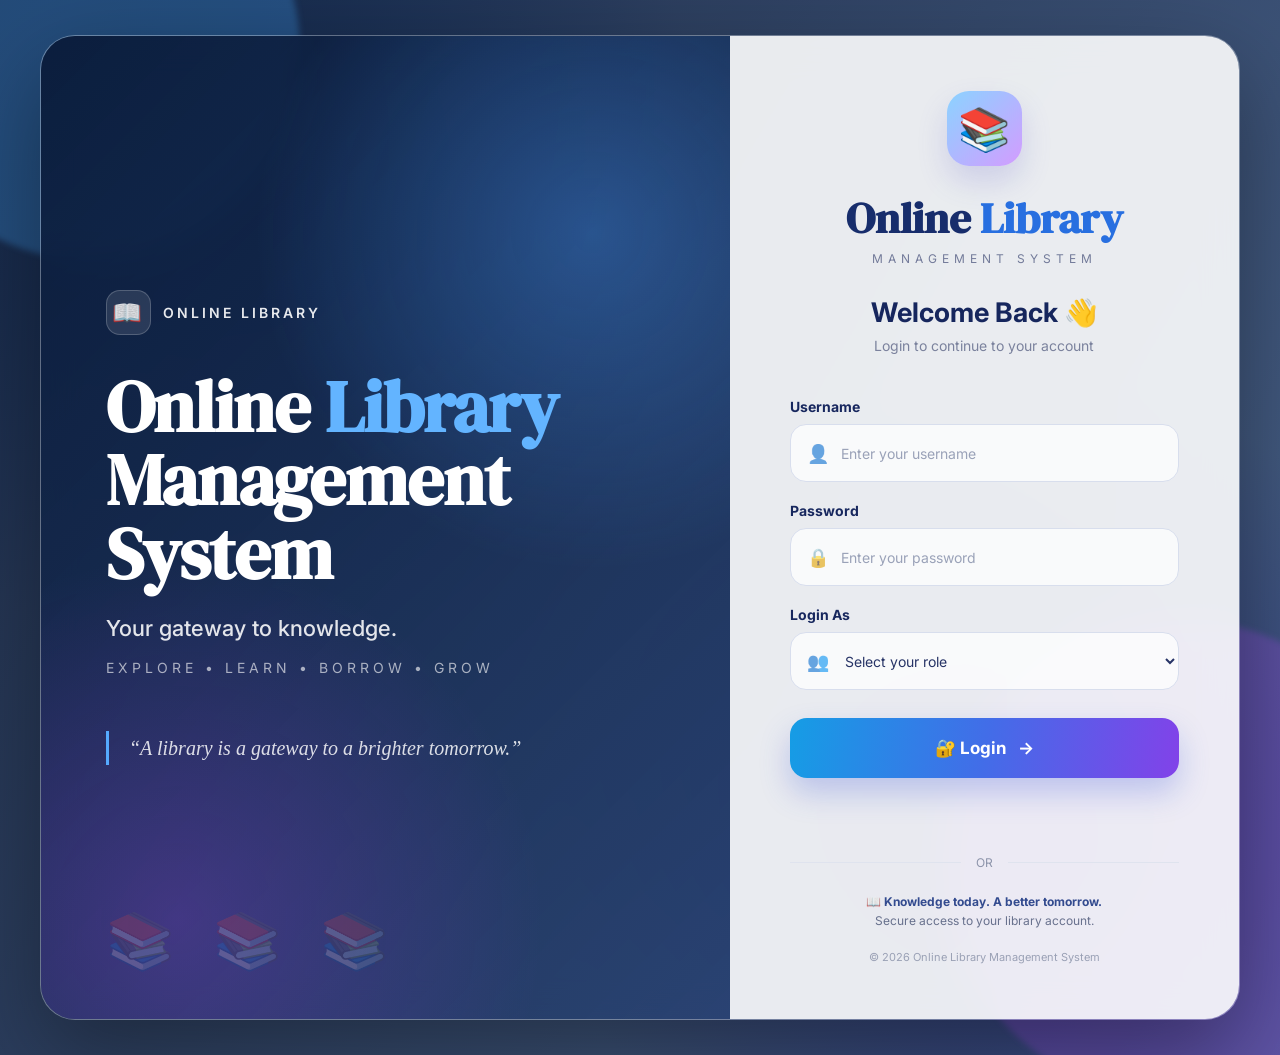
<file: web/login.html>
<!DOCTYPE html>
<html lang="en">

<head>
    <meta charset="UTF-8">
    <meta name="viewport" content="width=device-width, initial-scale=1.0">

    <title>Login | Online Library Management System</title>

    <link
        href="https://fonts.googleapis.com/css2?family=DM+Serif+Display&family=Inter:wght@400;500;600;700&display=swap"
        rel="stylesheet">

    <style>
        * {
            box-sizing: border-box;
        }

        body {
            margin: 0;
            min-height: 100vh;

            font-family: 'Inter', sans-serif;

            background:
                linear-gradient(
                    120deg,
                    rgba(9, 25, 55, 0.92),
                    rgba(22, 54, 105, 0.78)
                ),
                radial-gradient(
                    circle at 20% 20%,
                    #4386d8,
                    transparent 35%
                ),
                radial-gradient(
                    circle at 80% 80%,
                    #8c4dcc,
                    transparent 35%
                );

            display: flex;
            align-items: center;
            justify-content: center;

            padding: 35px;
            overflow-x: hidden;
        }


        .background-circle {
            position: fixed;
            border-radius: 50%;
            filter: blur(3px);
            pointer-events: none;
            z-index: -1;
        }

        .circle-one {
            width: 420px;
            height: 420px;
            top: -160px;
            left: -120px;
            background: rgba(69, 169, 255, 0.28);
        }

        .circle-two {
            width: 480px;
            height: 480px;
            bottom: -200px;
            right: -140px;
            background: rgba(180, 75, 255, 0.25);
        }


        .login-wrapper {
            width: 1200px;
            max-width: 100%;
            min-height: 720px;

            display: grid;
            grid-template-columns: 1.15fr 0.85fr;

            border-radius: 35px;
            overflow: hidden;

            background: rgba(255, 255, 255, 0.12);

            border: 1px solid rgba(255, 255, 255, 0.22);

            box-shadow:
                0 35px 90px rgba(0, 0, 0, 0.35);

            backdrop-filter: blur(18px);
            -webkit-backdrop-filter: blur(18px);
        }


        .hero-section {
            position: relative;

            padding: 65px;

            display: flex;
            flex-direction: column;
            justify-content: center;

            color: white;

            overflow: hidden;

            background:
                linear-gradient(
                    135deg,
                    rgba(7, 24, 54, 0.92),
                    rgba(28, 56, 108, 0.72)
                );
        }

        .hero-section::before {
            content: "";

            position: absolute;
            inset: 0;

            background:
                radial-gradient(
                    circle at 80% 20%,
                    rgba(75, 157, 255, 0.35),
                    transparent 35%
                ),
                radial-gradient(
                    circle at 20% 90%,
                    rgba(176, 70, 255, 0.25),
                    transparent 35%
                );
        }

        .hero-content {
            position: relative;
            z-index: 2;
        }

        .brand-small {
            display: flex;
            align-items: center;

            gap: 12px;

            margin-bottom: 35px;

            font-size: 14px;
            font-weight: 600;

            letter-spacing: 3px;
            text-transform: uppercase;

            opacity: 0.9;
        }

        .brand-icon {
            width: 45px;
            height: 45px;

            border-radius: 14px;

            display: flex;
            align-items: center;
            justify-content: center;

            font-size: 24px;

            background: rgba(255, 255, 255, 0.12);

            border:
                1px solid rgba(255, 255, 255, 0.22);
        }

        .hero-title {
            margin: 0;

            font-family: 'DM Serif Display', serif;

            font-size: 72px;
            line-height: 1.02;

            letter-spacing: -1px;
        }

        .hero-title span {
            color: #63b4ff;
        }

        .hero-subtitle {
            margin-top: 25px;

            font-size: 22px;
            font-weight: 500;

            color: rgba(255, 255, 255, 0.88);
        }

        .hero-tagline {
            margin-top: 18px;

            font-size: 14px;

            letter-spacing: 4px;

            color: rgba(255, 255, 255, 0.62);
        }

        .quote {
            margin-top: 55px;

            padding-left: 20px;

            border-left:
                3px solid #55aaff;

            max-width: 450px;

            font-family: Georgia, serif;

            font-size: 20px;
            line-height: 1.7;

            font-style: italic;

            color: rgba(255, 255, 255, 0.84);
        }

        .books-decoration {
            position: absolute;

            bottom: 45px;
            left: 65px;

            font-size: 55px;

            opacity: 0.18;

            letter-spacing: 12px;
        }

        .login-section {
            background:
                rgba(255, 255, 255, 0.88);

            padding: 55px 60px;

            display: flex;
            flex-direction: column;
            justify-content: center;

            color: #17265e;
        }

        .logo-box {
            width: 75px;
            height: 75px;

            margin: 0 auto 22px;

            border-radius: 22px;

            display: flex;
            align-items: center;
            justify-content: center;

            font-size: 42px;

            background:
                linear-gradient(
                    135deg,
                    #8bd3ff,
                    #d39cff
                );

            box-shadow:
                0 15px 30px rgba(89, 92, 200, 0.20);
        }

        .login-title {
            text-align: center;

            margin: 0;

            font-family: 'DM Serif Display', serif;

            font-size: 43px;

            color: #172d6c;
        }

        .login-title span {
            color: #286fe0;
        }

        .login-system {
            text-align: center;

            margin-top: 4px;

            font-size: 12px;

            letter-spacing: 5px;

            color: #737b9a;
        }

        .welcome {
            text-align: center;

            margin-top: 30px;
            margin-bottom: 30px;
        }

        .welcome h2 {
            margin: 0;

            font-size: 27px;

            color: #16265d;
        }

        .welcome p {
            margin-top: 8px;

            color: #7b829d;

            font-size: 14px;
        }


        .form-group {
            margin-bottom: 20px;
        }

        .form-group label {
            display: block;

            margin-bottom: 9px;

            font-size: 14px;
            font-weight: 700;

            color: #17275e;
        }

        .input-wrapper {
            position: relative;
        }

        .input-icon {
            position: absolute;

            left: 17px;
            top: 50%;

            transform: translateY(-50%);

            font-size: 18px;

            opacity: 0.65;

            pointer-events: none;
        }

        .form-group input,
        .form-group select {
            width: 100%;
            height: 58px;

            padding:
                0 18px 0 50px;

            border-radius: 16px;

            border:
                1px solid #d8deed;

            background:
                rgba(255, 255, 255, 0.75);

            color: #273466;

            font-family: 'Inter', sans-serif;

            font-size: 14px;

            outline: none;

            transition: 0.3s;
        }

        .form-group select {
            padding-left: 50px;
            cursor: pointer;
        }

        .form-group input::placeholder {
            color: #9aa2b8;
        }

        .form-group input:focus,
        .form-group select:focus {
            border-color: #4d82ed;

            box-shadow:
                0 0 0 4px rgba(65, 125, 235, 0.10);

            background: white;
        }


        .login-btn {
            width: 100%;
            height: 60px;

            margin-top: 8px;

            border: none;
            border-radius: 17px;

            background:
                linear-gradient(
                    100deg,
                    #159de5,
                    #426de8,
                    #8242e9
                );

            color: white;

            font-family: 'Inter', sans-serif;

            font-size: 17px;
            font-weight: 700;

            cursor: pointer;

            box-shadow:
                0 15px 30px rgba(70, 92, 220, 0.28);

            transition: 0.3s;
        }

        .login-btn:hover {
            transform: translateY(-3px);

            box-shadow:
                0 20px 38px rgba(70, 92, 220, 0.35);
        }

        .login-btn:active {
            transform: translateY(0);
        }


        #message {
            min-height: 25px;

            text-align: center;

            margin-top: 17px;

            font-size: 13px;
            font-weight: 600;
        }


        .divider {
            display: flex;
            align-items: center;

            gap: 15px;

            margin: 22px 0;

            color: #8d94aa;

            font-size: 12px;
        }

        .divider::before,
        .divider::after {
            content: "";

            flex: 1;

            height: 1px;

            background: #dfe3ee;
        }

        .bottom-note {
            text-align: center;

            color: #68718d;

            font-size: 12px;

            line-height: 1.6;
        }

        .bottom-note strong {
            color: #334b8f;
        }

        .copyright {
            text-align: center;

            margin-top: 20px;

            font-size: 11px;

            color: #9aa1b5;
        }


        @media (max-width: 950px) {

            body {
                padding: 20px;
            }

            .login-wrapper {
                grid-template-columns: 1fr;

                min-height: auto;
            }

            .hero-section {
                min-height: 450px;

                padding: 45px;
            }

            .hero-title {
                font-size: 58px;
            }

            .login-section {
                padding: 45px;
            }
        }

        @media (max-width: 600px) {

            body {
                padding: 12px;
            }

            .hero-section {
                padding: 35px 28px;

                min-height: 400px;
            }

            .hero-title {
                font-size: 45px;
            }

            .hero-subtitle {
                font-size: 18px;
            }

            .quote {
                font-size: 17px;

                margin-top: 35px;
            }

            .login-section {
                padding: 35px 25px;
            }

            .login-title {
                font-size: 36px;
            }
        }
    </style>

</head>


<body>

    <div class="background-circle circle-one"></div>
    <div class="background-circle circle-two"></div>


    <div class="login-wrapper">



        <section class="hero-section">

            <div class="hero-content">

                <div class="brand-small">

                    <div class="brand-icon">
                        📖
                    </div>

                    ONLINE LIBRARY

                </div>


                <h1 class="hero-title">

                    Online
                    <span>Library</span>

                    <br>

                    Management System

                </h1>


                <div class="hero-subtitle">

                    Your gateway to knowledge.

                </div>


                <div class="hero-tagline">

                    EXPLORE • LEARN • BORROW • GROW

                </div>


                <div class="quote">

                    “A library is a gateway to a brighter tomorrow.”

                </div>

            </div>


            <div class="books-decoration">

                📚 📚 📚

            </div>

        </section>


        <section class="login-section">


            <div class="logo-box">

                📚

            </div>


            <h1 class="login-title">

                Online <span>Library</span>

            </h1>


            <div class="login-system">

                MANAGEMENT SYSTEM

            </div>


            <div class="welcome">

                <h2>

                    Welcome Back 👋

                </h2>

                <p>

                    Login to continue to your account

                </p>

            </div>



            <div class="form-group">

                <label>

                    Username

                </label>

                <div class="input-wrapper">

                    <span class="input-icon">

                        👤

                    </span>

                    <input
                        type="text"
                        id="username"
                        placeholder="Enter your username"
                        autocomplete="username">

                </div>

            </div>



            <div class="form-group">

                <label>

                    Password

                </label>

                <div class="input-wrapper">

                    <span class="input-icon">

                        🔒

                    </span>

                    <input
                        type="password"
                        id="password"
                        placeholder="Enter your password"
                        autocomplete="current-password">

                </div>

            </div>



            <div class="form-group">

                <label>

                    Login As

                </label>

                <div class="input-wrapper">

                    <span class="input-icon">

                        👥

                    </span>

                    <select id="role">

                        <option value="">

                            Select your role

                        </option>

                        <option value="admin">

                            Administrator

                        </option>

                        <option value="student">

                            Student

                        </option>

                    </select>

                </div>

            </div>


            <button
                class="login-btn"
                onclick="loginUser()">

                🔐 Login

                <span style="margin-left: 8px;">

                    →

                </span>

            </button>


            <p id="message"></p>


            <div class="divider">

                OR

            </div>


            <div class="bottom-note">

                <strong>

                    📖 Knowledge today. A better tomorrow.

                </strong>

                <br>

                Secure access to your library account.

            </div>


            <div class="copyright">

                © 2026 Online Library Management System

            </div>


        </section>

    </div>


    <script>

        function loginUser() {

    const username =
        document.getElementById("username").value.trim();

    const password =
        document.getElementById("password").value;

    const role =
        document.getElementById("role").value;

    const message =
        document.getElementById("message");


    if (
        username === "" ||
        password === "" ||
        role === ""
    ) {

        message.innerHTML =
            "⚠️ Please enter all login details.";

        message.style.color =
            "#d64545";

        return;
    }


    const formData =
        new URLSearchParams();

    formData.append(
        "username",
        username
    );

    formData.append(
        "password",
        password
    );

    formData.append(
        "role",
        role
    );


    message.innerHTML =
        "⏳ Verifying your account...";

    message.style.color =
        "#426de8";


    fetch("login", {

        method: "POST",

        headers: {
            "Content-Type":
                "application/x-www-form-urlencoded"
        },

        body:
            formData.toString()

    })

    .then(response => {

        return response.json();

    })

    .then(data => {

        if (data.success) {

            localStorage.setItem(
                "loggedInUser",
                data.username
            );

            localStorage.setItem(
                "username",
                data.username
            );

            localStorage.setItem(
                "userRole",
                data.role
            );


            message.innerHTML =
                "✅ Login successful!";

            message.style.color =
                "#26965b";


            setTimeout(function () {

                window.location.href =
                    "dashboard.html";

            }, 500);

        }

        else {

            localStorage.removeItem(
                "loggedInUser"
            );

            localStorage.removeItem(
                "username"
            );

            localStorage.removeItem(
                "userRole"
            );


            message.innerHTML =
                "❌ " + data.message;

            message.style.color =
                "#d64545";
        }

    })

    .catch(error => {

        console.error(error);

        message.innerHTML =
            "❌ Server error. Please try again.";

        message.style.color =
            "#d64545";
    });

}


document.addEventListener(
    "keydown",
    function(event) {

        if (event.key === "Enter") {

            loginUser();

        }

    }
);

        

    </script>


</body>

</html>
</file>
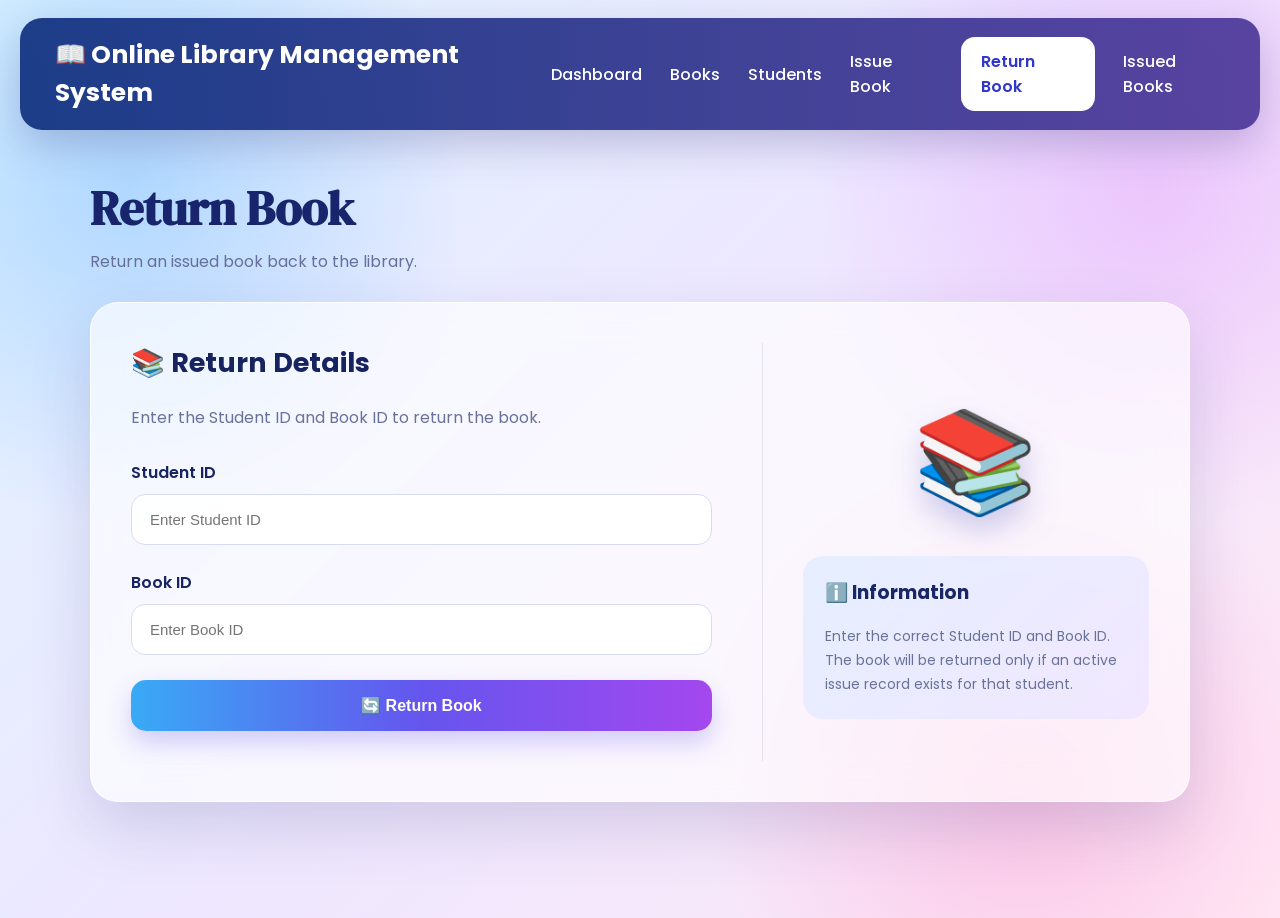
<file: web/return.html>
<!DOCTYPE html>
<html lang="en">

<head>
    <meta charset="UTF-8">
    <meta name="viewport" content="width=device-width, initial-scale=1.0">

    <title>Return Book</title>

    <link href="https://fonts.googleapis.com/css2?family=DM+Serif+Display&family=Poppins:wght@400;500;600;700&display=swap"
        rel="stylesheet">

    <style>

        * {
            box-sizing: border-box;
        }

        body {
            margin: 0;
            min-height: 100vh;
            font-family: 'Poppins', sans-serif;

            background:
                radial-gradient(circle at 10% 20%, rgba(80,170,255,0.35), transparent 25%),
                radial-gradient(circle at 90% 20%, rgba(220,120,255,0.30), transparent 25%),
                radial-gradient(circle at 80% 85%, rgba(255,120,190,0.30), transparent 25%),
                linear-gradient(135deg, #dff4ff, #eee7ff, #ffe8f5);

            color: #18245f;
        }


        .topbar {
            margin: 18px 20px;
            padding: 18px 35px;

            border-radius: 22px;

            background: linear-gradient(
                90deg,
                rgba(20,52,130,0.95),
                rgba(72,52,150,0.90)
            );

            color: white;

            display: flex;
            align-items: center;
            justify-content: space-between;

            box-shadow: 0 15px 40px rgba(50,50,120,0.25);
        }

        .logo {
            font-size: 25px;
            font-weight: 700;
        }

        .nav {
            display: flex;
            gap: 28px;
            align-items: center;
        }

        .nav a {
            color: white;
            text-decoration: none;
            font-weight: 500;
        }

        .nav a.active {
            background: white;
            color: #3037c9;
            padding: 12px 20px;
            border-radius: 14px;
            font-weight: 600;
        }


        .container {
            max-width: 1150px;
            margin: 45px auto;
            padding: 0 25px;
        }


        .page-heading {
            margin-bottom: 28px;
        }

        .page-heading h1 {
            margin: 0;

            font-family: 'DM Serif Display', serif;

            font-size: 48px;

            color: #18256d;
        }

        .page-heading p {
            margin-top: 8px;

            color: #66709a;

            font-size: 16px;
        }


        .return-card {

            background: rgba(255,255,255,0.65);

            backdrop-filter: blur(20px);
            -webkit-backdrop-filter: blur(20px);

            border: 1px solid rgba(255,255,255,0.8);

            border-radius: 28px;

            padding: 40px;

            box-shadow:
                0 25px 60px rgba(65,65,130,0.18);

            display: grid;

            grid-template-columns: 1.5fr 1fr;

            gap: 50px;
        }

        .form-section h2 {
            margin-top: 0;

            font-size: 27px;

            color: #17235f;
        }

        .form-section > p {
            color: #68729a;

            margin-bottom: 30px;
        }

        .field {
            margin-bottom: 25px;
        }

        .field label {
            display: block;

            margin-bottom: 9px;

            font-weight: 600;

            color: #17245f;
        }

        .field input {

            width: 100%;

            padding: 16px 18px;

            border-radius: 14px;

            border: 1px solid #d8dcf2;

            background: rgba(255,255,255,0.9);

            font-size: 15px;

            outline: none;

            transition: 0.3s;
        }

        .field input:focus {

            border-color: #6555e8;

            box-shadow:
                0 0 0 4px rgba(100,80,230,0.12);
        }


        .return-btn {

            width: 100%;

            padding: 16px;

            border: none;

            border-radius: 15px;

            background:
                linear-gradient(
                    90deg,
                    #39aaf5,
                    #6555ee,
                    #a447ef
                );

            color: white;

            font-size: 16px;

            font-weight: 600;

            cursor: pointer;

            transition: 0.3s;

            box-shadow:
                0 12px 25px rgba(92,75,230,0.25);
        }

        .return-btn:hover {

            transform: translateY(-2px);

            box-shadow:
                0 17px 30px rgba(92,75,230,0.35);
        }


        .info-section {

            border-left: 1px solid rgba(100,100,150,0.15);

            padding-left: 40px;

            display: flex;

            flex-direction: column;

            justify-content: center;

            align-items: center;
        }

        .book-icon {

            font-size: 100px;

            margin-bottom: 20px;

            filter:
                drop-shadow(0 15px 15px rgba(70,70,180,0.25));
        }

        .info-box {

            width: 100%;

            padding: 22px;

            border-radius: 20px;

            background:
                linear-gradient(
                    135deg,
                    rgba(225,237,255,0.85),
                    rgba(239,230,255,0.85)
                );
        }

        .info-box h3 {

            margin-top: 0;

            color: #192765;
        }

        .info-box p {

            margin-bottom: 0;

            line-height: 1.7;

            color: #69739a;

            font-size: 14px;
        }

        #message {

            margin-top: 18px;

            text-align: center;

            font-weight: 600;
        }


        @media (max-width: 850px) {

            .topbar {
                flex-direction: column;
                gap: 15px;
            }

            .nav {
                flex-wrap: wrap;
                justify-content: center;
            }

            .return-card {
                grid-template-columns: 1fr;
            }

            .info-section {

                border-left: none;

                border-top: 1px solid rgba(100,100,150,0.15);

                padding-left: 0;

                padding-top: 30px;
            }
        }

    </style>
</head>

<body>


    <div class="topbar">

        <div class="logo">
            📖 Online Library Management System
        </div>

        <div class="nav">

            <a href="dashboard.html">
                Dashboard
            </a>

            <a href="books.html">
                Books
            </a>

            <a href="students.html">
                Students
            </a>

            <a href="issue.html">
                Issue Book
            </a>

            <a href="return.html" class="active">
                Return Book
            </a>

            <a href="issued.html">
                Issued Books
            </a>

        </div>

    </div>



    <div class="container">

        <div class="page-heading">

            <h1>Return Book</h1>

            <p>
                Return an issued book back to the library.
            </p>

        </div>



        <div class="return-card">



            <div class="form-section">

                <h2>📚 Return Details</h2>

                <p>
                    Enter the Student ID and Book ID to return the book.
                </p>


                <div class="field">

                    <label>
                        Student ID
                    </label>

                    <input
                        type="number"
                        id="returnStudentId"
                        placeholder="Enter Student ID"
                    >

                </div>


                <div class="field">

                    <label>
                        Book ID
                    </label>

                    <input
                        type="number"
                        id="returnBookId"
                        placeholder="Enter Book ID"
                    >

                </div>


                <button
                    class="return-btn"
                    onclick="returnBook()"
                >
                    🔄 Return Book
                </button>


                <p id="message"></p>

            </div>



            <div class="info-section">

                <div class="book-icon">
                    📚
                </div>

                <div class="info-box">

                    <h3>
                        ℹ️ Information
                    </h3>

                    <p>
                        Enter the correct Student ID and Book ID.
                        The book will be returned only if an active
                        issue record exists for that student.
                    </p>

                </div>

            </div>

        </div>

    </div>


    <script>

        function returnBook() {

    let studentId =
        document.getElementById("returnStudentId").value.trim();

    let bookId =
        document.getElementById("returnBookId").value.trim();

    let message =
        document.getElementById("message");



    if (studentId === "" || bookId === "") {

        message.innerHTML =
            "⚠️ Please enter Student ID and Book ID!";

        message.style.color =
            "#d64545";

        return;
    }


    if (
        Number(studentId) <= 0 ||
        Number(bookId) <= 0
    ) {

        message.innerHTML =
            "⚠️ Please enter valid IDs.";

        message.style.color =
            "#d64545";

        return;
    }


    let formData =
        new URLSearchParams();

    formData.append(
        "studentId",
        studentId
    );

    formData.append(
        "bookId",
        bookId
    );



    message.innerHTML =
        "⏳ Returning book...";

    message.style.color =
        "#6555ee";

    fetch("return-book", {

        method: "POST",

        headers: {

            "Content-Type":
                "application/x-www-form-urlencoded"

        },

        body:
            formData.toString()

    })

    .then(response => {

        return response.json();

    })

    .then(data => {

        if (data.success) {

            message.innerHTML =
                "✅ " + data.message;

            message.style.color =
                "#26965b";



            document.getElementById(
                "returnStudentId"
            ).value = "";

            document.getElementById(
                "returnBookId"
            ).value = "";

        }

        else {

            message.innerHTML =
                "❌ " + data.message;

            message.style.color =
                "#d64545";
        }

    })

    .catch(error => {

        console.error(error);

        message.innerHTML =
            "❌ Server error. Please try again.";

        message.style.color =
            "#d64545";

    });

}

    </script>

</body>

</html>
</file>
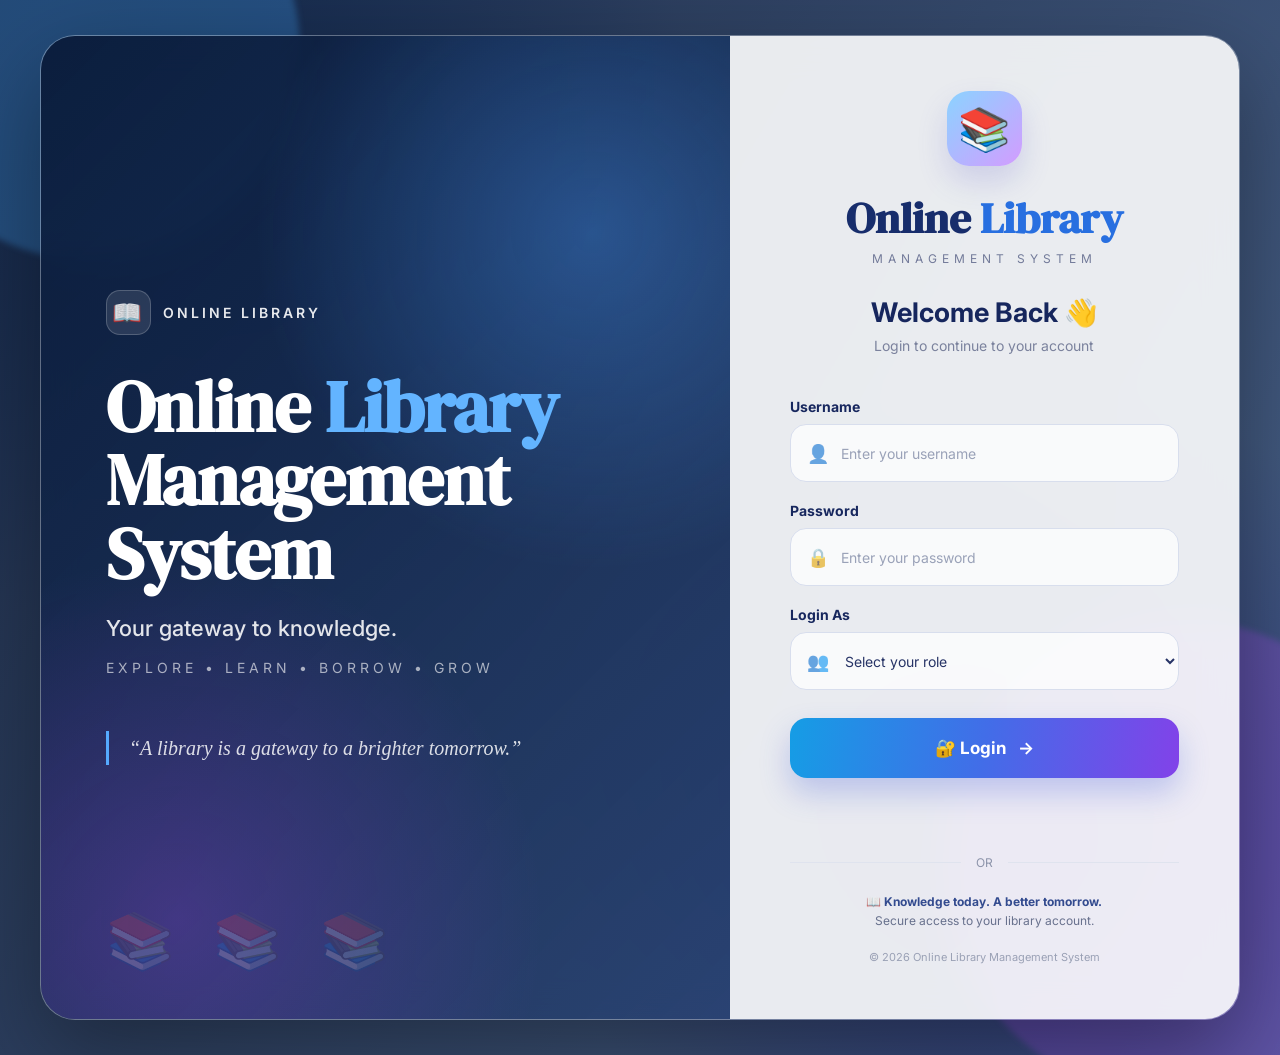
<file: web/students.html>
<!DOCTYPE html>
<html lang="en">

<head>

<meta charset="UTF-8">

<meta name="viewport"
      content="width=device-width, initial-scale=1.0">

<title>Library Students</title>

<link rel="stylesheet"
      href="style.css?v=40">


<link rel="preconnect"
      href="https://fonts.googleapis.com">

<link rel="preconnect"
      href="https://fonts.gstatic.com"
      crossorigin>

<link
href="https://fonts.googleapis.com/css2?family=DM+Serif+Display&family=Poppins:wght@400;500;600;700&display=swap"
rel="stylesheet">


<style>


.students-page {

    min-height: 100vh;

    padding: 45px 5% 70px;

    font-family: 'Poppins', sans-serif;

    background:

    radial-gradient(
        circle at 5% 10%,
        rgba(129, 178, 255, 0.35),
        transparent 28%
    ),

    radial-gradient(
        circle at 95% 10%,
        rgba(204, 151, 255, 0.35),
        transparent 30%
    ),

    radial-gradient(
        circle at 85% 90%,
        rgba(130, 230, 218, 0.25),
        transparent 30%
    ),

    linear-gradient(
        135deg,
        #edf6ff,
        #f7f2ff,
        #f2fffc
    );

    color: #26335f;
}



.students-top {

    display: flex;

    justify-content: space-between;

    align-items: center;

    gap: 20px;

    margin-bottom: 35px;
}


.students-title h1 {

    margin: 0;

    font-family: 'DM Serif Display', serif;

    font-size: 58px;

    color: #172554;

    line-height: 1.1;

    letter-spacing: -1px;
}


.students-title p {

    margin-top: 10px;

    color: #7180a5;

    font-size: 15px;
}


.dashboard-btn {

    border: none;

    padding: 13px 22px;

    border-radius: 14px;

    background:

    linear-gradient(
        135deg,
        #4776ff,
        #7955d9
    );

    color: white;

    font-family: 'Poppins', sans-serif;

    font-size: 14px;

    font-weight: 600;

    cursor: pointer;

    box-shadow:
    0 8px 22px rgba(83, 91, 220, 0.25);

    transition: 0.25s;
}


.dashboard-btn:hover {

    transform: translateY(-3px);

    box-shadow:
    0 13px 28px rgba(83, 91, 220, 0.35);
}


.student-controls {

    display: flex;

    align-items: center;

    gap: 15px;

    margin-bottom: 25px;

    flex-wrap: wrap;
}


.student-search {

    flex: 1;

    min-width: 280px;
}


.student-search input {

    width: 100%;

    padding: 15px 18px;

    border: 1px solid #dbe3f4;

    border-radius: 14px;

    outline: none;

    background: rgba(255,255,255,0.90);

    color: #26335f;

    font-family: 'Poppins', sans-serif;

    font-size: 14px;

    box-shadow:
    0 8px 25px rgba(80,90,150,0.08);

    transition: 0.25s;
}


.student-search input:focus {

    border-color: #7185ff;

    box-shadow:
    0 0 0 4px rgba(113,133,255,0.12);
}


.refresh-btn {

    padding: 15px 21px;

    border: none;

    border-radius: 14px;

    background:

    linear-gradient(
        135deg,
        #5967ed,
        #7b4fd3
    );

    color: white;

    font-family: 'Poppins', sans-serif;

    font-size: 14px;

    font-weight: 600;

    cursor: pointer;

    box-shadow:
    0 8px 20px rgba(86,90,210,0.20);

    transition: 0.25s;
}


.refresh-btn:hover {

    transform: translateY(-3px);
}



.add-btn {

    padding: 15px 21px;

    border: none;

    border-radius: 14px;

    background:

    linear-gradient(
        135deg,
        #08a889,
        #087b6b
    );

    color: white;

    font-family: 'Poppins', sans-serif;

    font-size: 14px;

    font-weight: 600;

    cursor: pointer;

    box-shadow:
    0 8px 20px rgba(0,150,130,0.20);

    transition: 0.25s;
}


.add-btn:hover {

    transform: translateY(-3px);
}


.students-table-container {

    width: 100%;

    overflow-x: auto;

    border-radius: 22px;

    background:
    rgba(255,255,255,0.82);

    box-shadow:
    0 20px 55px rgba(66,78,140,0.15);

    backdrop-filter: blur(15px);
}



.students-page table {

    width: 100%;

    margin: 0;

    border-collapse: separate;

    border-spacing: 0;

    border-radius: 22px;

    background: transparent;

    font-family: 'Poppins', sans-serif;
}


.students-page th {

    padding: 20px 18px;

    background:

    linear-gradient(
        135deg,
        #e5ecff,
        #eee7ff
    );

    color: #26335f;

    font-size: 14px;

    font-weight: 700;

    text-align: left;

    white-space: nowrap;
}



.students-page td {

    padding: 19px 18px;

    font-size: 14px;

    color: #435174;

    background:
    rgba(255,255,255,0.75);

    border-bottom:
    1px solid #edf0f7;

    white-space: nowrap;
}


.students-page tbody tr:hover td {

    background: #edf3ff;

    transition: 0.2s;
}



.student-id {

    color: #5365e8 !important;

    font-weight: 700 !important;
}



.student-name {

    color: #172554 !important;

    font-weight: 600 !important;
}


.email-badge {

    display: inline-block;

    padding: 7px 12px;

    border-radius: 20px;

    background: #eeeaff;

    color: #6355c7;

    font-size: 12px;

    font-weight: 600;
}



.phone-text {

    color: #087b6b !important;

    font-weight: 600 !important;
}


.empty-message {

    text-align: center;

    padding: 40px !important;

    color: #7180a5 !important;

    font-size: 15px !important;
}



@media (max-width: 800px) {

    .students-page {

        padding: 30px 20px;
    }


    .students-top {

        flex-direction: column;

        align-items: flex-start;
    }


    .students-title h1 {

        font-size: 43px;
    }


    .student-controls {

        flex-direction: column;

        align-items: stretch;
    }


    .student-search {

        width: 100%;
    }


    .refresh-btn,
    .add-btn {

        width: 100%;
    }

}

</style>

</head>


<body class="students-page">



<div class="students-top">

    <div class="students-title">

        <h1>Library Students</h1>

        <p>
            Manage and keep track of all registered students
        </p>

    </div>


    <button
        class="dashboard-btn"
        onclick="window.location.href='dashboard.html'">

        ← Dashboard

    </button>

</div>


<div class="student-controls">



    <div class="student-search">

        <input
            type="text"
            id="searchInput"
            placeholder="🔍 Search by name, email or phone...">

    </div>

    <button
        class="refresh-btn"
        id="refreshButton">

        ↻ Refresh Students

    </button>



    <button
        class="add-btn"
        id="addStudentButton"
        onclick="window.location.href='add-student.html'">

        + Add Student

    </button>

</div>


<div class="students-table-container">

    <table>

        <thead>

            <tr>

                <th>ID</th>

                <th>Student Name</th>

                <th>Email</th>

                <th>Phone</th>

            </tr>

        </thead>


        <tbody id="studentBody">

            <tr>

                <td
                    colspan="4"
                    class="empty-message">

                    Loading students...

                </td>

            </tr>

        </tbody>

    </table>

</div>



<script>

let allStudents = [];


function checkUserRole() {

    let username =
        localStorage.getItem("loggedInUser");


    let role =
        localStorage.getItem("userRole");



    if (!username) {

        username =
            localStorage.getItem("username");

    }



    if (!username || !role) {

        window.location.replace(
            "login.html"
        );

        return;

    }


    role =
        role.toLowerCase().trim();


    const addStudentButton =
        document.getElementById(
            "addStudentButton"
        );



    if (role === "admin") {

        addStudentButton.style.display =
            "block";

    }



    else if (role === "student") {

        addStudentButton.style.display =
            "none";

    }



    else {

        localStorage.removeItem(
            "loggedInUser"
        );

        localStorage.removeItem(
            "username"
        );

        localStorage.removeItem(
            "userRole"
        );


        window.location.replace(
            "login.html"
        );

    }

}


function loadStudents() {

    const body =
        document.getElementById(
            "studentBody"
        );


    body.innerHTML = `

        <tr>

            <td
                colspan="4"
                class="empty-message">

                Loading students...

            </td>

        </tr>

    `;


    fetch("students")

        .then(function(response) {

            if (!response.ok) {

                throw new Error(
                    "Server error"
                );

            }

            return response.json();

        })


        .then(function(data) {

            console.log(
                "Students received:",
                data
            );


            allStudents = data;


            displayStudents(
                allStudents
            );

        })


        .catch(function(error) {

            console.error(
                "Student loading error:",
                error
            );


            body.innerHTML = `

                <tr>

                    <td
                        colspan="4"
                        class="empty-message">

                        ❌ Error loading students

                    </td>

                </tr>

            `;

        });

}


function displayStudents(students) {

    const body =
        document.getElementById(
            "studentBody"
        );


    body.innerHTML = "";


    if (students.length === 0) {

        body.innerHTML = `

            <tr>

                <td
                    colspan="4"
                    class="empty-message">

                    🔍 No students found

                </td>

            </tr>

        `;

        return;

    }


    students.forEach(
        function(student) {

            const row = `

                <tr>

                    <td class="student-id">

                        ${student.student_id}

                    </td>


                    <td class="student-name">

                        ${student.name}

                    </td>


                    <td>

                        <span class="email-badge">

                            ${student.email}

                        </span>

                    </td>


                    <td class="phone-text">

                        ${student.phone}

                    </td>

                </tr>

            `;


            body.innerHTML += row;

        }
    );

}



function searchStudents() {

    const searchText =

        String(
            document
                .getElementById(
                    "searchInput"
                )
                .value
        )
        .toLowerCase()
        .trim();


    const filteredStudents =

        allStudents.filter(
            function(student) {

                const name =

                    String(
                        student.name || ""
                    )
                    .toLowerCase();


                const email =

                    String(
                        student.email || ""
                    )
                    .toLowerCase();


                const phone =

                    String(
                        student.phone || ""
                    )
                    .toLowerCase();


                return (

                    name.includes(
                        searchText
                    )

                    ||

                    email.includes(
                        searchText
                    )

                    ||

                    phone.includes(
                        searchText
                    )

                );

            }
        );


    displayStudents(
        filteredStudents
    );

}



document
    .getElementById(
        "searchInput"
    )
    .addEventListener(
        "input",
        searchStudents
    );



document
    .getElementById(
        "refreshButton"
    )
    .addEventListener(
        "click",
        function() {

            document
                .getElementById(
                    "searchInput"
                )
                .value = "";


            loadStudents();

        }
    );



checkUserRole();

loadStudents();

</script>


</body>

</html>
</file>
<file: web/style.css>
* {
    margin: 0;
    padding: 0;
    box-sizing: border-box;
}



body {
    font-family: 'Poppins', sans-serif;

    min-height: 100vh;

    background:
        radial-gradient(circle at 10% 20%, #263b8f 0%, transparent 30%),
        radial-gradient(circle at 90% 10%, #8d3caa 0%, transparent 30%),
        radial-gradient(circle at 50% 100%, #6d4cc5 0%, transparent 35%),
        linear-gradient(135deg, #07152f, #17275d, #3b1d63);

    color: white;

    overflow-x: hidden;
}


.navbar {
    height: 82px;

    display: flex;
    align-items: center;

    padding: 0 4%;

    background: rgba(5, 15, 40, 0.82);

    backdrop-filter: blur(18px);

    border-bottom: 1px solid rgba(255, 255, 255, 0.18);

    position: sticky;
    top: 0;

    z-index: 100;
}


.logo {
    font-size: 28px;

    font-family: 'DM Serif Display', serif;

    display: flex;
    align-items: center;

    gap: 10px;

    width: 30%;
}


.logo:first-letter {
    font-size: 35px;
}



.nav-links {
    display: flex;

    align-items: center;

    justify-content: center;

    gap: 8px;

    flex: 1;
}


.nav-links a {
    color: #e8eaff;

    text-decoration: none;

    padding: 11px 18px;

    border-radius: 25px;

    font-size: 15px;

    transition: 0.3s;
}


.nav-links a:hover {
    background: rgba(255, 255, 255, 0.15);

    transform: translateY(-2px);
}


.nav-links .active {
    background: linear-gradient(
        135deg,
        #287cff,
        #5145cd
    );

    box-shadow:
        0 8px 25px rgba(43, 117, 255, 0.35);
}



.profile {
    width: 45px;
    height: 45px;

    border-radius: 50%;

    display: flex;
    align-items: center;
    justify-content: center;

    font-size: 22px;

    background: linear-gradient(
        135deg,
        #6c63ff,
        #9b5de5
    );

    box-shadow:
        0 8px 25px rgba(117, 82, 255, 0.45);
}



.hero {
    text-align: center;

    padding: 55px 20px 65px;

    position: relative;

    overflow: hidden;
}


.welcome {
    letter-spacing: 7px;

    font-size: 16px;

    color: #d6d9ff;

    margin-bottom: 12px;
}


.hero h1 {
    font-family: 'DM Serif Display', serif;

    font-size: clamp(55px, 7vw, 88px);

    line-height: 1;

    background: linear-gradient(
        90deg,
        #ffffff,
        #c7d2ff,
        #e4bfff
    );

    -webkit-background-clip: text;

    -webkit-text-fill-color: transparent;

    text-shadow:
        0 10px 40px rgba(120, 120, 255, 0.25);
}


.hero h2 {
    font-family: 'DM Serif Display', serif;

    font-size: clamp(35px, 4vw, 55px);

    color: #d8c7ff;

    margin-top: 5px;
}


.tagline {
    margin-top: 25px;

    letter-spacing: 6px;

    color: #cbd4ff;

    font-size: 14px;
}



.hero-decoration {
    position: absolute;

    font-size: 130px;

    opacity: 0.12;

    filter: blur(1px);
}


.left-books {
    left: 3%;

    bottom: 10px;

    transform: rotate(-12deg);
}


.right-books {
    right: 4%;

    bottom: 5px;

    transform: rotate(12deg);
}



.dashboard {
    width: 90%;

    max-width: 1400px;

    margin: auto;

    display: grid;

    grid-template-columns: 1fr 1fr;

    gap: 22px;

    padding-bottom: 60px;
}



.card {
    min-height: 205px;

    border-radius: 25px;

    padding: 32px;

    display: flex;

    align-items: center;

    gap: 28px;

    position: relative;

    overflow: hidden;

    border: 1px solid rgba(255,255,255,0.45);

    backdrop-filter: blur(15px);

    box-shadow:
        0 20px 45px rgba(0,0,0,0.22);

    transition:
        transform 0.35s,
        box-shadow 0.35s;
}


.card:hover {
    transform: translateY(-8px) scale(1.01);

    box-shadow:
        0 30px 55px rgba(0,0,0,0.3);
}


.card::after {
    content: "";

    position: absolute;

    width: 250px;
    height: 250px;

    border-radius: 50%;

    right: -80px;
    bottom: -100px;

    background: rgba(255,255,255,0.18);
}



.books-card {
    background:
        linear-gradient(
            135deg,
            rgba(205,224,255,0.96),
            rgba(159,196,255,0.82)
        );

    color: #153c83;
}


.students-card {
    background:
        linear-gradient(
            135deg,
            rgba(213,255,242,0.96),
            rgba(130,230,218,0.82)
        );

    color: #075f5a;
}


.issue-card {
    background:
        linear-gradient(
            135deg,
            rgba(255,235,216,0.96),
            rgba(255,185,135,0.85)
        );

    color: #9c3f13;
}


.return-card {
    background:
        linear-gradient(
            135deg,
            rgba(255,218,234,0.96),
            rgba(255,151,197,0.82)
        );

    color: #99194d;
}


.issued-card {
    grid-column: 1 / -1;

    background:
        linear-gradient(
            135deg,
            rgba(225,218,255,0.97),
            rgba(186,166,255,0.86)
        );

    color: #33239c;
}



.card-icon {
    width: 105px;
    height: 105px;

    min-width: 105px;

    border-radius: 25px;

    display: flex;

    align-items: center;
    justify-content: center;

    font-size: 48px;

    background: rgba(255,255,255,0.32);

    box-shadow:
        inset 0 1px 5px rgba(255,255,255,0.6),
        0 12px 25px rgba(0,0,0,0.12);
}


.card-content {
    position: relative;

    z-index: 2;
}


.card h3 {
    font-family: 'DM Serif Display', serif;

    font-size: 34px;

    margin-bottom: 8px;
}


.card p {
    font-size: 15px;

    margin-bottom: 22px;

    opacity: 0.82;
}



.card button {
    border: none;

    padding: 13px 25px;

    border-radius: 30px;

    color: white;

    font-family: 'Poppins', sans-serif;

    font-weight: 600;

    font-size: 14px;

    cursor: pointer;

    transition: 0.3s;

    box-shadow:
        0 8px 20px rgba(0,0,0,0.18);
}


.books-card button {
    background: linear-gradient(
        135deg,
        #087cff,
        #3054d8
    );
}


.students-card button {
    background: linear-gradient(
        135deg,
        #009f8d,
        #007568
    );
}


.issue-card button {
    background: linear-gradient(
        135deg,
        #ff7a00,
        #e64d00
    );
}


.return-card button {
    background: linear-gradient(
        135deg,
        #ed3c73,
        #c91d55
    );
}


.issued-card button {
    background: linear-gradient(
        135deg,
        #5535d9,
        #3920b3
    );
}


.card button:hover {
    transform: translateY(-3px);

    box-shadow:
        0 12px 25px rgba(0,0,0,0.25);
}



.books-page {
    min-height: 100vh !important;

    margin: 0 !important;

    padding: 45px !important;

    font-family: 'Poppins', sans-serif !important;

    color: #26335f !important;

    background:
        radial-gradient(
            circle at 5% 10%,
            rgba(129, 178, 255, 0.35),
            transparent 28%
        ),

        radial-gradient(
            circle at 95% 10%,
            rgba(204, 151, 255, 0.35),
            transparent 30%
        ),

        radial-gradient(
            circle at 85% 90%,
            rgba(255, 182, 211, 0.30),
            transparent 30%
        ),

        linear-gradient(
            135deg,
            #edf6ff,
            #f7f2ff,
            #fff7fb
        ) !important;
}


.books-page h1 {
    font-family: 'DM Serif Display', serif !important;

    font-size: 58px !important;

    color: #172554 !important;

    text-align: left !important;

    margin: 5px 0 8px !important;

    letter-spacing: -1px !important;
}


.books-page h1::after {
    content:
        "Explore, manage and keep track of all books in the library";

    display: block;

    font-family: 'Poppins', sans-serif;

    font-size: 15px;

    font-weight: 400;

    color: #7180a5;

    margin-top: 10px;

    letter-spacing: 0;
}



.books-page > button {
    margin-top: 25px !important;

    padding: 13px 23px !important;

    border: none !important;

    border-radius: 14px !important;

    font-family: 'Poppins', sans-serif !important;

    font-size: 14px !important;

    font-weight: 600 !important;

    color: white !important;

    background:
        linear-gradient(
            135deg,
            #4776ff,
            #7955d9
        ) !important;

    cursor: pointer !important;

    box-shadow:
        0 8px 22px rgba(83, 91, 220, 0.25) !important;

    transition:
        all 0.25s ease !important;
}


.books-page > button:hover {
    transform: translateY(-3px) !important;

    box-shadow:
        0 13px 28px rgba(83, 91, 220, 0.35) !important;
}


.books-page table {
    width: 100% !important;

    margin-top: 30px !important;

    border-collapse: separate !important;

    border-spacing: 0 !important;

    overflow: hidden !important;

    border-radius: 22px !important;

    background:
        rgba(255, 255, 255, 0.82) !important;

    box-shadow:
        0 18px 45px rgba(66, 78, 140, 0.14) !important;

    backdrop-filter: blur(15px) !important;

    font-family: 'Poppins', sans-serif !important;
}



.books-page th {
    padding: 21px 20px !important;

    background:
        linear-gradient(
            135deg,
            #e3eaff,
            #eee7ff
        ) !important;

    color: #26335f !important;

    font-size: 15px !important;

    font-weight: 700 !important;

    text-align: left !important;

    border-bottom:
        1px solid #dce2f1 !important;
}



.books-page td {
    padding: 20px !important;

    font-size: 15px !important;

    font-weight: 500 !important;

    color: #435174 !important;

    background:
        rgba(255,255,255,0.75) !important;

    border-bottom:
        1px solid #edf0f7 !important;
}


.books-page tbody tr:nth-child(even) td {
    background:
        rgba(246, 248, 255, 0.85) !important;
}


.books-page tbody tr:hover td {
    background:
        #edf3ff !important;

    transition:
        0.2s ease;
}



.books-page td:first-child {
    color: #5365e8 !important;

    font-weight: 700 !important;
}


.books-page td:last-child {
    color: #059669 !important;

    font-weight: 700 !important;
}



.books-page #bookBody td[colspan] {
    text-align: center;

    padding: 35px;

    color: #7180a5;

    font-size: 16px;
}



@media (max-width: 900px) {

    .books-page {
        padding: 25px !important;

        overflow-x: auto !important;
    }


    .books-page h1 {
        font-size: 42px !important;
    }


    .books-page table {
        min-width: 900px !important;
    }
}



@media (max-width: 900px) {

    .navbar {
        padding: 0 20px;
    }


    .logo {
        width: auto;
    }


    .nav-links {
        display: none;
    }


    .dashboard {
        grid-template-columns: 1fr;
    }


    .issued-card {
        grid-column: auto;
    }
}



@media (max-width: 600px) {

    .hero {
        padding-top: 40px;
    }


    .hero h1 {
        font-size: 48px;
    }


    .hero h2 {
        font-size: 32px;
    }


    .card {
        padding: 25px;

        flex-direction: column;

        align-items: flex-start;
    }


    .card-icon {
        width: 80px;

        height: 80px;

        min-width: 80px;

        font-size: 38px;
    }
}
</file>
